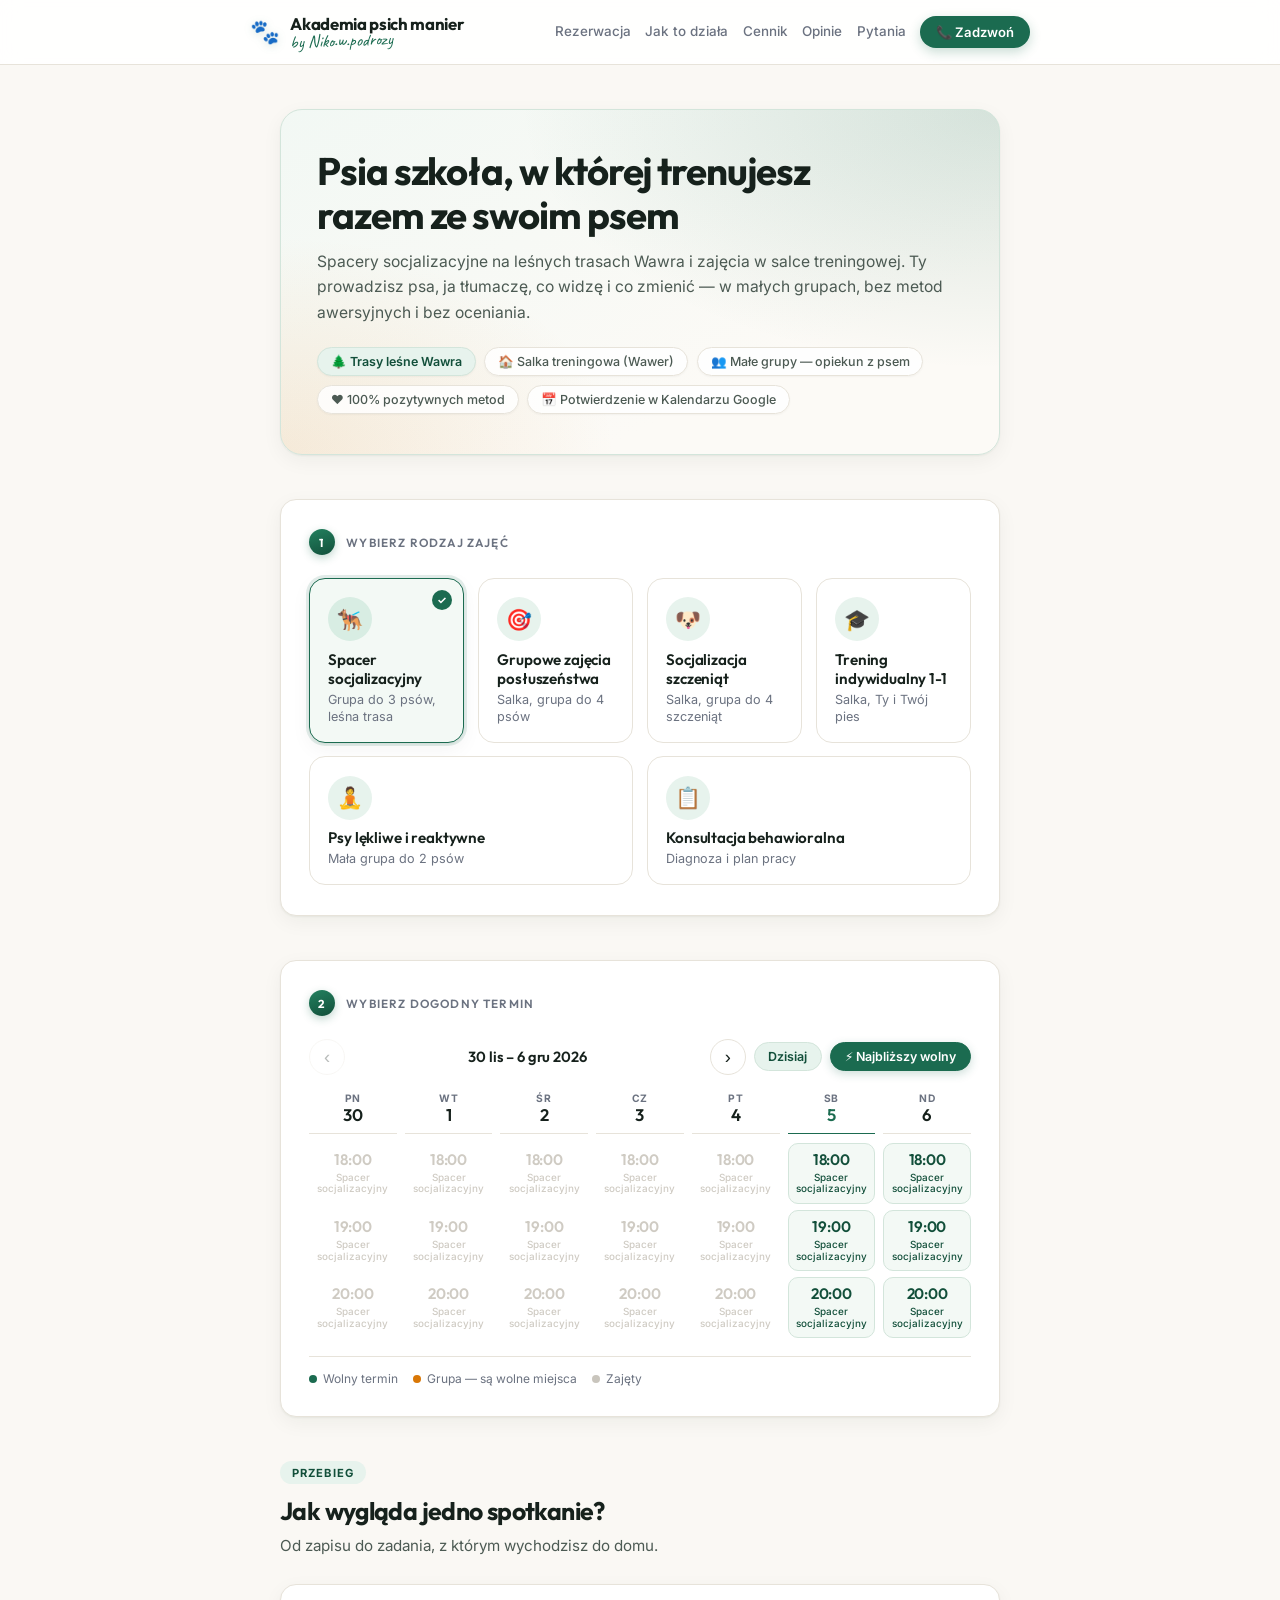
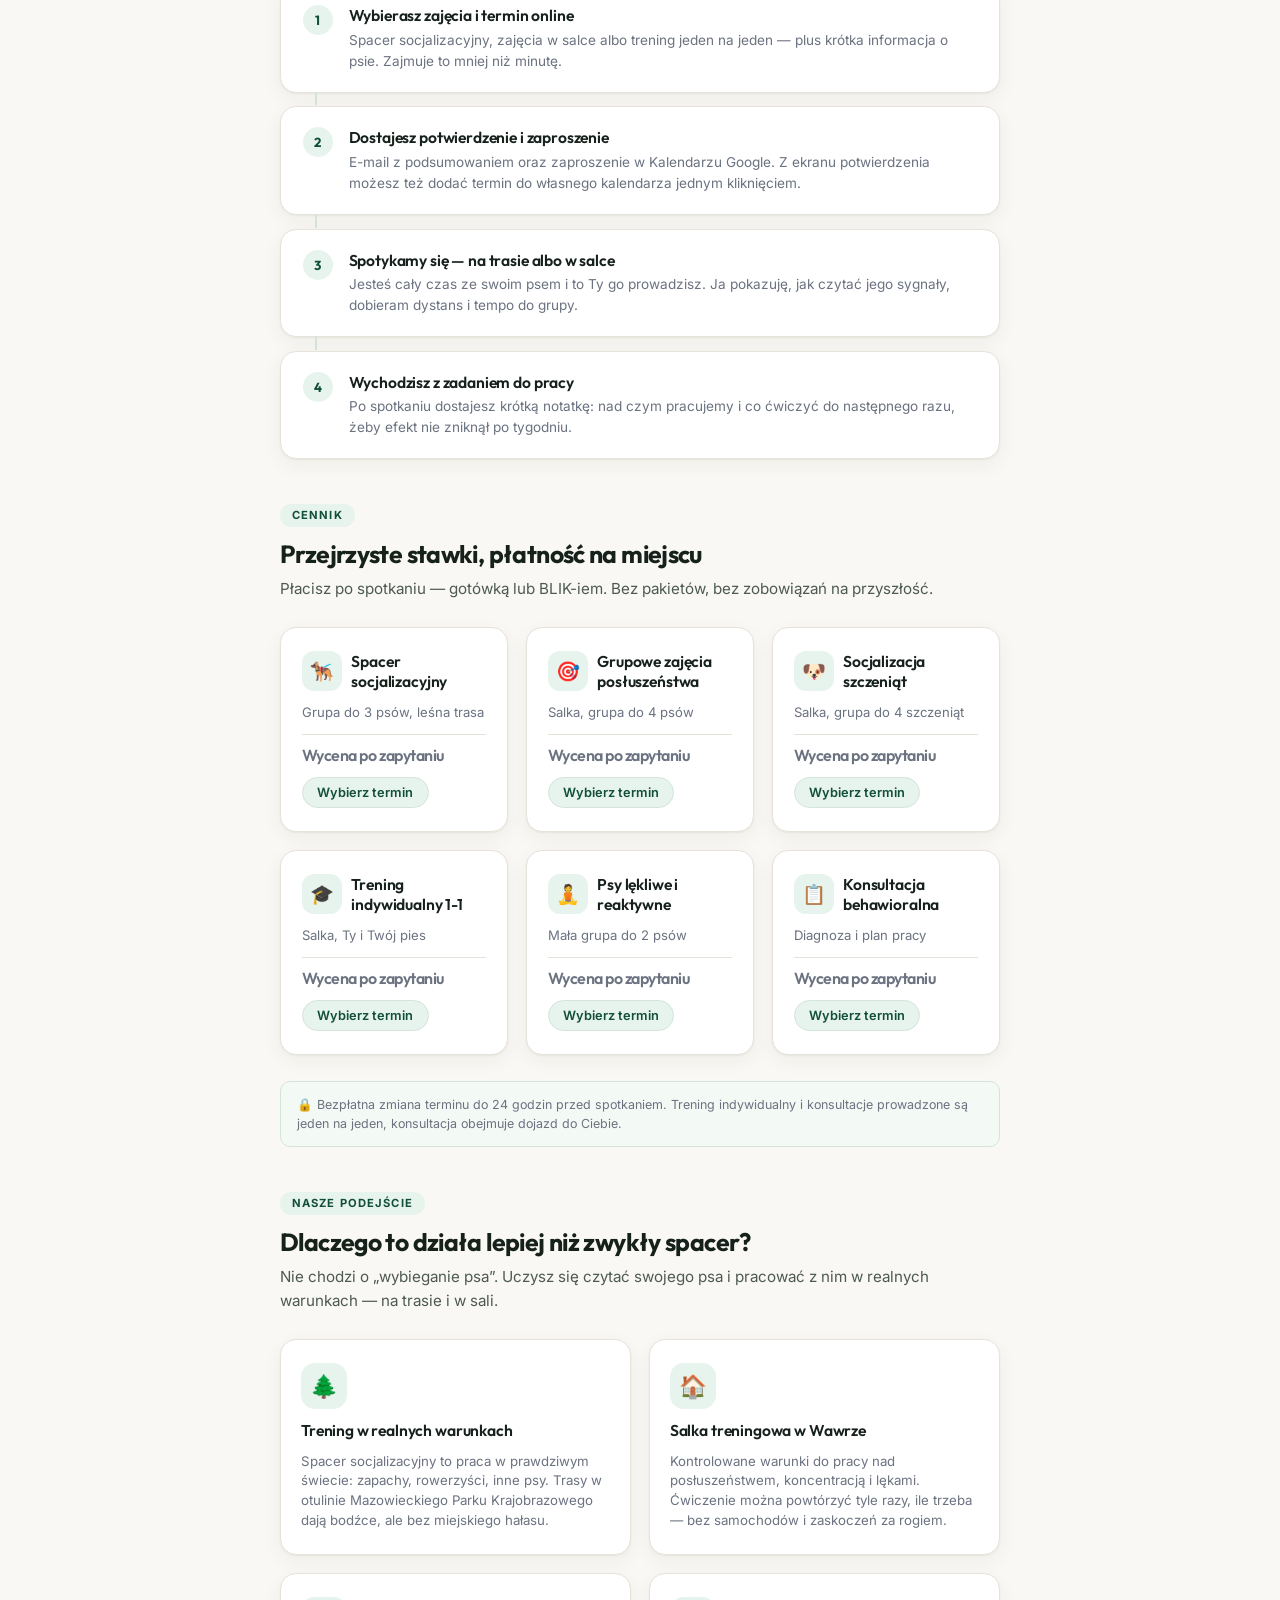
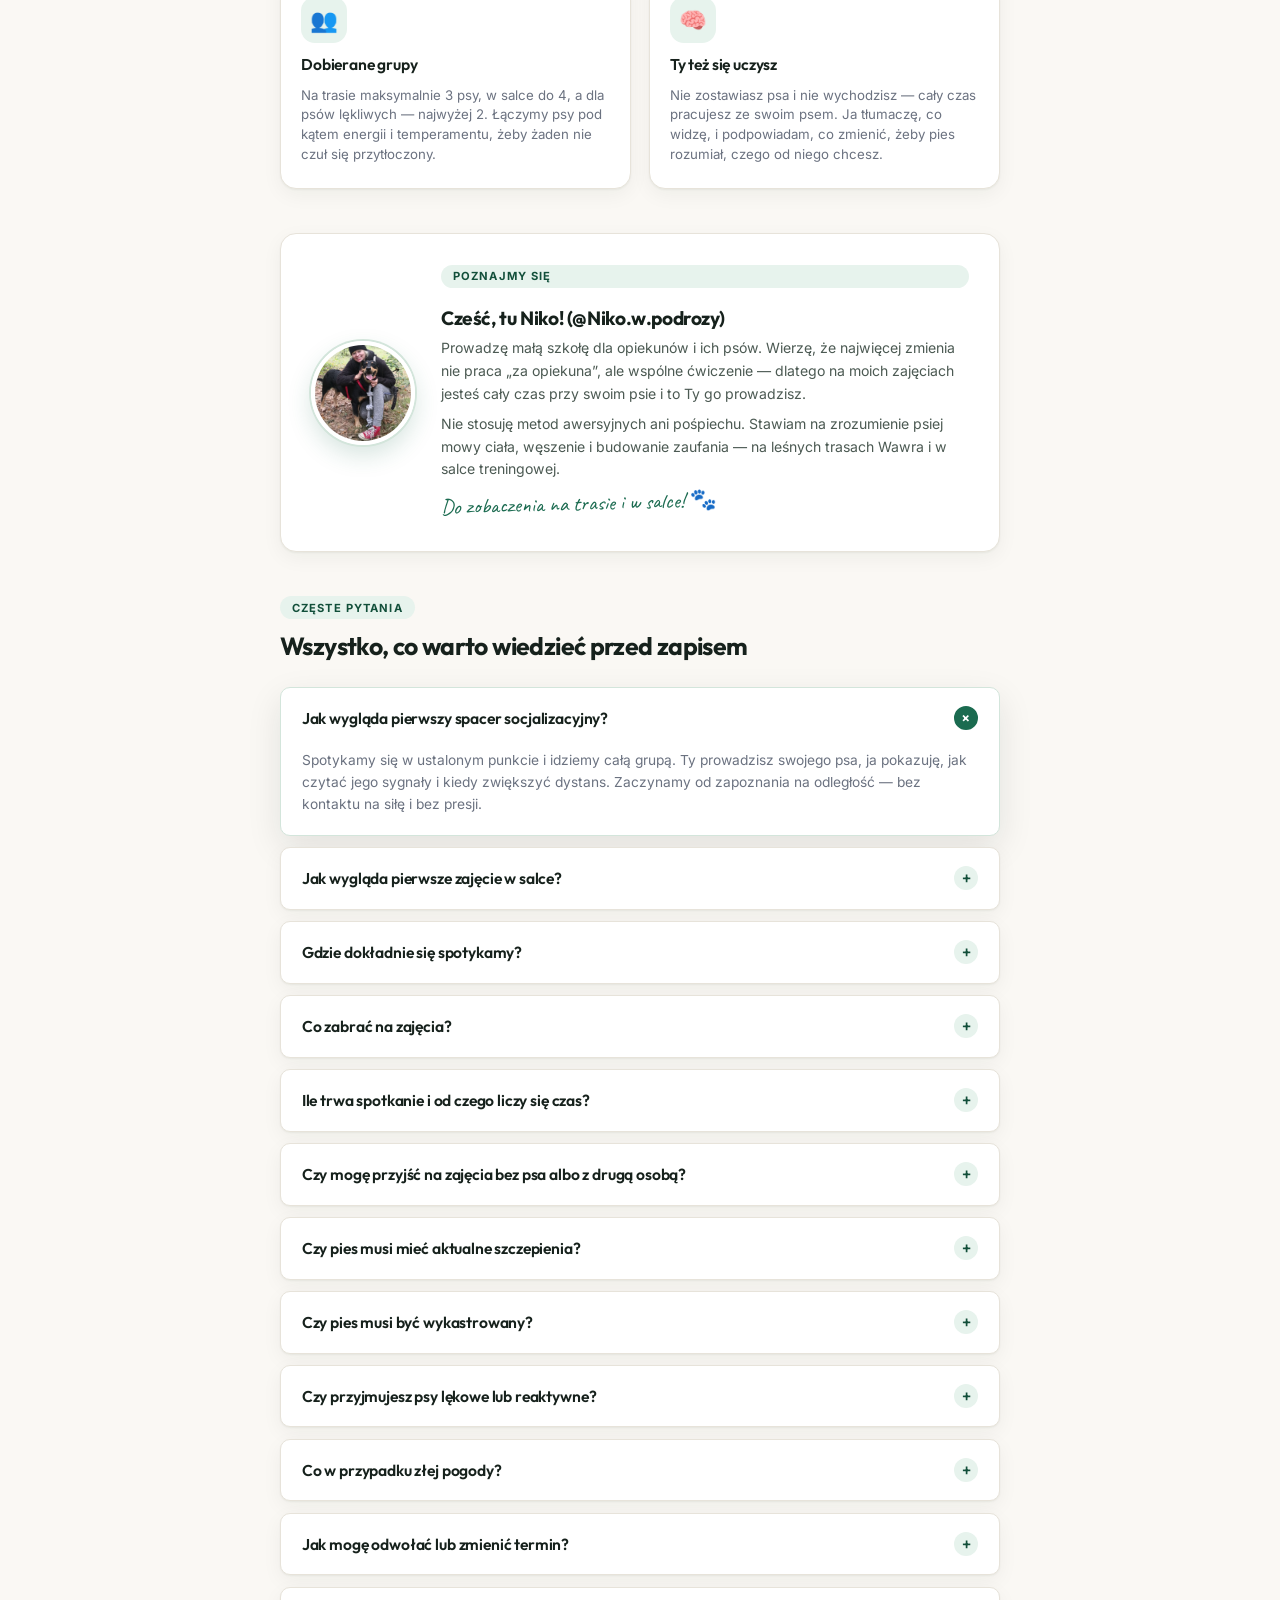
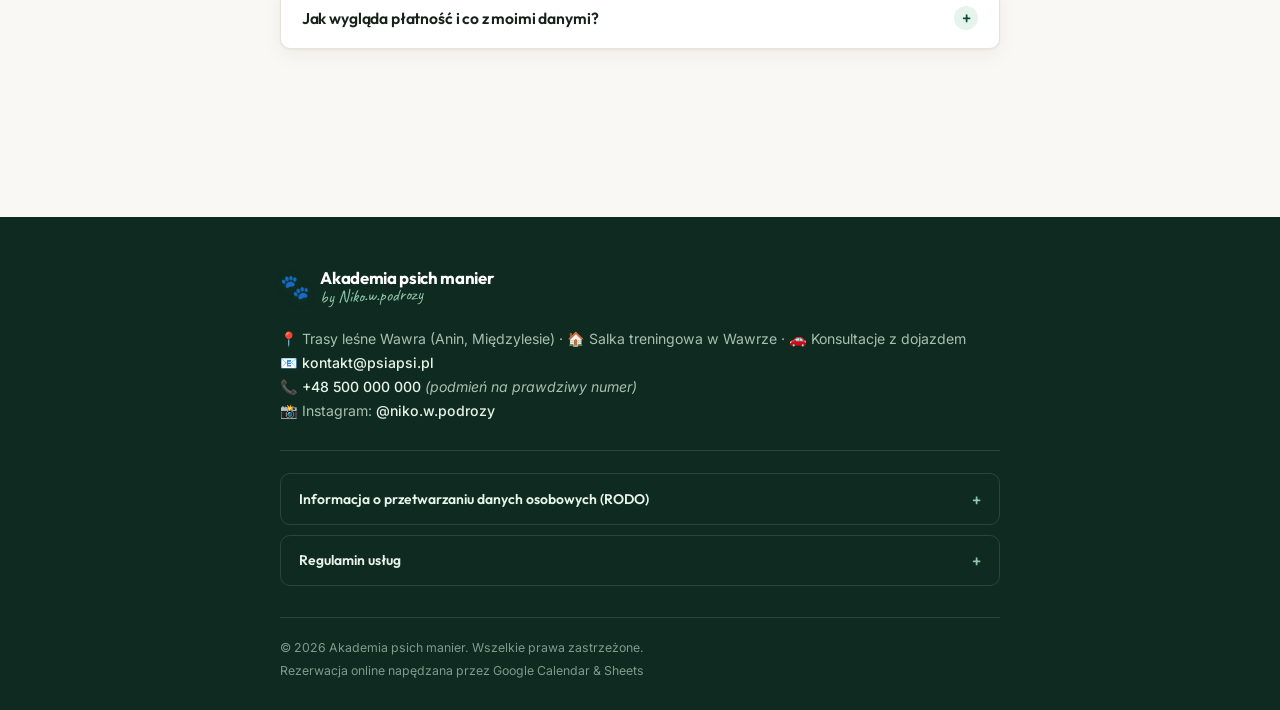
<file: index.html>
<!DOCTYPE html>
<html lang="pl">
<head>
  <meta charset="UTF-8">
  <meta name="viewport" content="width=device-width, initial-scale=1.0">
  <meta name="description" content="Akademia psich manier — Spacery, konsultacje behawioralne i treningi dla psów w Warszawie (Wawer). Zarezerwuj termin online w mniej niż minutę.">
  <meta name="robots" content="index, follow">
  <meta name="theme-color" content="#1B6B50">
  <link rel="canonical" href="https://psiapsi.pl/">
  <title>Akademia psich manier — Spacery, Konsultacje i Treningi Psów | Warszawa Wawer</title>

  <!-- Favicon (inline SVG — bez dodatkowych zapytań) -->
  <link rel="icon" href="data:image/svg+xml,%3Csvg xmlns='http://www.w3.org/2000/svg' viewBox='0 0 100 100'%3E%3Ctext y='.9em' font-size='90'%3E%F0%9F%90%BE%3C/text%3E%3C/svg%3E">

  <!-- Open Graph / Social -->
  <meta property="og:type" content="website">
  <meta property="og:locale" content="pl_PL">
  <meta property="og:site_name" content="Akademia psich manier">
  <meta property="og:title" content="Akademia psich manier — Spacery, Konsultacje i Treningi Psów | Warszawa Wawer">
  <meta property="og:description" content="Spacery w otulinie Mazowieckiego Parku Krajobrazowego, małe grupy do 3 psów i konsultacje behawioralne. Zarezerwuj termin online w mniej niż minutę.">
  <meta property="og:url" content="https://psiapsi.pl/">
  <meta property="og:image" content="https://psiapsi.pl/images/Niko_Natka.jpg">
  <meta property="og:image:alt" content="Niko i Natka — Akademia psich manier">
  <meta name="twitter:card" content="summary_large_image">
  <meta name="twitter:title" content="Akademia psich manier — Spacery, Konsultacje i Treningi Psów | Warszawa Wawer">
  <meta name="twitter:description" content="Spacery w otulinie Mazowieckiego Parku Krajobrazowego, małe grupy do 3 psów i konsultacje behawioralne. Zarezerwuj termin online w mniej niż minutę.">
  <meta name="twitter:image" content="https://psiapsi.pl/images/Niko_Natka.jpg">

  <link rel="preconnect" href="https://fonts.googleapis.com">
  <link rel="preconnect" href="https://fonts.gstatic.com" crossorigin>
  <link href="https://fonts.googleapis.com/css2?family=Caveat:wght@600&family=Inter:wght@300;400;500;600;700&family=Outfit:wght@500;600;700&display=swap" rel="stylesheet">
  <link rel="stylesheet" href="styles/spotkania.css?v=20261101g">

  <script type="application/ld+json">
  {
    "@context": "https://schema.org",
    "@type": "LocalBusiness",
    "name": "Akademia psich manier",
    "description": "Spacery, konsultacje behawioralne i treningi dla psów w Warszawie (Wawer).",
    "url": "https://psiapsi.pl/",
    "image": "https://psiapsi.pl/images/Niko_Natka.jpg",
    "email": "kontakt@psiapsi.pl",
    "areaServed": { "@type": "Place", "name": "Warszawa Wawer" },
    "address": {
      "@type": "PostalAddress",
      "addressLocality": "Warszawa",
      "addressRegion": "Mazowieckie",
      "addressCountry": "PL"
    },
    "sameAs": ["https://instagram.com/niko.w.podrozy"],
    "makesOffer": [
      { "@type": "Offer", "itemOffered": { "@type": "Service", "name": "Spacer socjalizacyjny" } },
      { "@type": "Offer", "itemOffered": { "@type": "Service", "name": "Grupowe zajęcia posłuszeństwa" } },
      { "@type": "Offer", "itemOffered": { "@type": "Service", "name": "Socjalizacja szczeniąt" } },
      { "@type": "Offer", "itemOffered": { "@type": "Service", "name": "Trening indywidualny 1-1" } },
      { "@type": "Offer", "itemOffered": { "@type": "Service", "name": "Zajęcia dla psów lękliwych i reaktywnych" } },
      { "@type": "Offer", "itemOffered": { "@type": "Service", "name": "Konsultacja behawioralna" } }
    ]
  }
  </script>
</head>
<body>

  <a href="#main-content" class="s-skip-link">Przejdź do treści głównej</a>

  <!-- Nagłówek serwisu -->
  <header class="s-header">
    <div class="s-header-inner">
      <a href="index.html" class="s-logo" aria-label="Akademia psich manier — Strona Główna">
        <span class="s-logo-icon">🐾</span>
        <div class="s-logo-text">
          <span class="s-logo-name">Akademia psich manier</span>
          <span class="s-logo-sub">by Niko.w.podrozy</span>
        </div>
      </a>

      <button type="button" class="s-menu-toggle" id="menuToggle"
              aria-expanded="false" aria-controls="mainNav" aria-label="Otwórz menu">
        <span aria-hidden="true">☰</span>
      </button>

      <nav class="s-nav-links" id="mainNav" aria-label="Nawigacja główna">
        <a href="#step1" class="s-nav-link">Rezerwacja</a>
        <a href="#jak-to-dziala" class="s-nav-link">Jak to działa</a>
        <a href="#cennik" class="s-nav-link">Cennik</a>
        <a href="#opinie" class="s-nav-link">Opinie</a>
        <a href="#faq" class="s-nav-link">Pytania</a>
        <!-- UWAGA: podmień numer na prawdziwy -->
        <a href="tel:+48500000000" class="s-header-cta">📞 Zadzwoń</a>
      </nav>
    </div>
  </header>

  <!-- Główna zawartość -->
  <main class="s-main" id="main-content">
    <div class="s-page">

      <!-- Hero Banner z Kalendarzem w centrum -->
      <div class="s-page-title" id="start">
        <h1>Psia szkoła, w której trenujesz razem ze swoim psem</h1>
        <p>
          Spacery socjalizacyjne na leśnych trasach Wawra i zajęcia w salce treningowej. Ty prowadzisz psa, ja tłumaczę, co widzę i co zmienić — w małych grupach, bez metod awersyjnych i bez oceniania.
        </p>

        <div class="s-hero-badges">
          <span class="s-badge s-badge--highlight">🌲 Trasy leśne Wawra</span>
          <span class="s-badge">🏠 Salka treningowa (Wawer)</span>
          <span class="s-badge">👥 Małe grupy — opiekun z psem</span>
          <span class="s-badge">❤️ 100% pozytywnych metod</span>
          <span class="s-badge">📅 Potwierdzenie w Kalendarzu Google</span>
        </div>
      </div>

      <!-- KROK 1: Rodzaj zajęć -->
      <section class="s-step" id="step1">
        <div class="s-step-label">
          <span class="s-step-num">1</span>
          <span>Wybierz rodzaj zajęć</span>
        </div>
        <div class="s-service-row" id="serviceRowContainer" role="group" aria-label="Rodzaj zajęć">
          <div class="s-service-loading">
            <span class="s-service-loading-dot">🐾</span> Ładowanie dostępnych zajęć...
          </div>
        </div>
      </section>

      <!-- KROK 2: Wybierz termin -->
      <section class="s-step" id="step2">
        <div class="s-step-label">
          <span class="s-step-num">2</span>
          <span>Wybierz dogodny termin</span>
        </div>

        <!-- Nawigacja tygodnia -->
        <div class="s-week-nav">
          <button type="button" class="s-week-arrow" id="prevWeekBtn" aria-label="Poprzedni tydzień">‹</button>
          <span class="s-week-label" id="weekRangeLabel">Tydzień</span>
          <button type="button" class="s-week-arrow" id="nextWeekBtn" aria-label="Następny tydzień">›</button>
          <button type="button" class="s-today-btn" id="todayJumpBtn">Dzisiaj</button>
          <button type="button" class="s-today-btn s-today-btn--accent" id="nextFreeBtn">⚡ Najbliższy wolny</button>
        </div>

        <!-- Pasek dni (desktop i mobile) -->
        <div class="s-days-strip" id="mobileDaysStrip" role="group" aria-label="Wybór dnia tygodnia"></div>

        <!-- Baner aktywnego dnia (mobile) -->
        <div class="s-mobile-banner" id="mobileActiveDayBanner">
          <button type="button" class="s-mobile-arrow" id="mobilePrevDayBtn" aria-label="Poprzedni dzień">‹</button>
          <span id="mobileDayBannerTitle">Dzień</span>
          <button type="button" class="s-mobile-arrow" id="mobileNextDayBtn" aria-label="Następny dzień">›</button>
        </div>

        <!-- Siatka slotów -->
        <div class="s-slots-grid" id="studioGrid" role="group" aria-label="Dostępne terminy"></div>

        <!-- Legenda -->
        <div class="s-legend">
          <span class="s-legend-item"><span class="s-dot free"></span>Wolny termin</span>
          <span class="s-legend-item"><span class="s-dot partial"></span>Grupa — są wolne miejsca</span>
          <span class="s-legend-item"><span class="s-dot busy"></span>Zajęty</span>
        </div>
      </section>

      <!-- KROK 3: Dane (pojawia się automatycznie po kliknięciu godziny) -->
      <section class="s-step s-step--form s-step--hidden" id="step3" aria-hidden="true" tabindex="-1" aria-label="Twoje dane i potwierdzenie">
        <div class="s-step-label">
          <span class="s-step-num">3</span>
          <span>Twoje dane i potwierdzenie</span>
        </div>

        <!-- Podsumowanie wybranego terminu -->
        <div class="s-selected-summary" id="selectedSummaryBar">
          <span class="s-summary-icon">📅</span>
          <span id="selectedSummaryText">—</span>
          <button type="button" class="s-change-btn" id="changeSelectionBtn">Zmień termin</button>
        </div>

        <!-- Zapisane profile psów — dane trzymane wyłącznie w tej przeglądarce -->
        <div class="s-profile-panel" id="profilePanel" hidden>
          <div class="s-profile-head">
            <span class="s-profile-title">🐾 Zapisane profile psów</span>
            <span class="s-profile-badge">tylko to urządzenie</span>
          </div>
          <div class="s-profile-chips" id="profileChips" role="list"></div>
          <p class="s-profile-status" id="profileStatus" role="status" aria-live="polite" hidden></p>
        </div>

        <form id="spotkaniaForm" novalidate>
          <input type="hidden" id="bookingDateInput" name="rawDate">
          <input type="hidden" id="timeSlot" name="timeSlot">
          <input type="hidden" id="serviceType" name="serviceType">

          <div class="s-form-grid">
            <div class="s-field">
              <label for="firstName">Twoje imię</label>
              <input type="text" id="firstName" name="firstName" placeholder="np. Anna" required autocomplete="given-name">
            </div>
            <div class="s-field">
              <label for="lastName">Twoje nazwisko</label>
              <input type="text" id="lastName" name="lastName" placeholder="np. Kowalska" required autocomplete="family-name">
            </div>
            <div class="s-field">
              <label for="clientEmail">Adres e-mail</label>
              <input type="email" id="clientEmail" name="clientEmail" placeholder="twoj.adres@gmail.com" required autocomplete="email">
            </div>
            <div class="s-field">
              <label for="clientPhone">Telefon kontaktowy</label>
              <input type="tel" id="clientPhone" name="clientPhone" placeholder="np. 600 100 200" required autocomplete="tel" inputmode="tel">
            </div>
            <div class="s-field s-field--full">
              <span class="s-field-hint">Na e-mail wyślemy zaproszenie w Kalendarzu Google i potwierdzenie. Numer telefonu przydaje się, gdyby coś wydarzyło się na trasie.</span>
            </div>
            <div class="s-field">
              <label for="dogName">Imię psa</label>
              <input type="text" id="dogName" name="dogName" placeholder="np. Luna" required>
            </div>
            <div class="s-field">
              <label for="dogAge">Wiek psa (w latach)</label>
              <input type="number" id="dogAge" name="dogAge" placeholder="np. 3" min="0" max="20" required>
            </div>
            <div class="s-field s-field--full">
              <label id="dogGenderLabel">Płeć psa</label>
              <div class="s-gender-row" role="group" aria-labelledby="dogGenderLabel">
                <button type="button" class="s-gender-btn active" data-gender="pies" aria-pressed="true">🐕 Pies (samiec)</button>
                <button type="button" class="s-gender-btn" data-gender="suka" aria-pressed="false">🐩 Suka</button>
              </div>
            </div>
            <div class="s-field s-field--full">
              <label for="dogSociability">Jak Twój pies reaguje na inne psy?</label>
              <select id="dogSociability" name="dogSociability" required>
                <option value="Spokojnie – wita się lub ignoruje">Spokojnie – wita się lub ignoruje</option>
                <option value="Neutralnie – potrzebuje chwili dystansu">Neutralnie – potrzebuje chwili dystansu</option>
                <option value="Pobudliwie – mocno ciągnie do psów">Pobudliwie – mocno ciągnie do psów</option>
                <option value="Lękliwie – boi się innych psów">Lękliwie – boi się innych psów</option>
                <option value="Pierwszy kontakt – nie wiem">Pierwszy kontakt – nie wiem</option>
              </select>
              <span class="s-field-hint">Dzięki temu dobierzemy odpowiednich kompanów do spaceru grupowego.</span>
            </div>
            <div class="s-field s-field--full">
              <label for="dogNotes">Ważne informacje o psie <span class="s-optional">(opcjonalnie)</span></label>
              <textarea id="dogNotes" name="dogNotes" rows="3" placeholder="Zdrowie psa, alergie, leki, lęk przed hałasem, ulubione smakołyki…"></textarea>
              <span class="s-field-hint">Wpisz tu informacje o psie. Nie wpisuj danych o sobie — do bezpieczeństwa zajęć wystarczy to, co dotyczy psa.</span>
            </div>
            <div class="s-field s-field--full">
              <label for="locationSelect">Miejsce spotkania</label>
              <select id="locationSelect" name="location" required>
                <option value="Warszawa Wawer (trasy leśne MPK)" selected>Warszawa Wawer (trasy leśne MPK)</option>
              </select>
            </div>
          </div>

          <div class="s-consents">
            <label class="s-checkbox">
              <input type="checkbox" id="healthConfirm" name="healthConfirm" required>
              <span>Potwierdzam, że pies jest zdrowy, ma aktualne szczepienia i nie jest w trakcie leczenia.</span>
            </label>
            <label class="s-checkbox">
              <input type="checkbox" id="rodoConsent" name="rodoConsent" required>
              <span>Zapoznałem/am się z <a href="#rodo">informacją o przetwarzaniu danych osobowych</a> i wiem, jak mogę korzystać ze swoich praw.</span>
            </label>
          </div>

          <button type="submit" class="s-submit-btn" id="submitBtn">
            <span id="submitBtnText">Potwierdź rezerwację</span>
          </button>

          <p class="s-guarantee">🔒 Bezpłatna zmiana terminu do 24h przed spotkaniem · Płatność na miejscu lub BLIK</p>
        </form>
      </section>

      <!-- Stan sukcesu -->
      <section class="s-success s-step--hidden" id="successSection" role="status" aria-live="polite" tabindex="-1">
        <div class="s-success-inner">
          <div class="s-success-icon">🎉</div>
          <h2>Rezerwacja przyjęta!</h2>
          <p>Wydarzenie zostało utworzone w systemie, a oficjalne zaproszenie wysłane do Twojego Kalendarza Google.</p>
          <div class="s-success-details" id="modalSummaryDetails"></div>

          <div class="s-save-profile" id="saveProfileBox" hidden>
            <div class="s-save-profile-text">
              <strong>Następnym razem zapiszesz się w minutę</strong>
              <span>Zapamiętam dane opiekuna i psa tylko w tej przeglądarce. Zgody zawsze potwierdzasz od nowa.</span>
            </div>
            <button type="button" class="s-save-profile-btn" id="saveProfileBtn">🐾 Zapisz dane psa</button>
          </div>

          <div class="s-success-actions">
            <button type="button" class="s-success-btn" id="closeModalBtn">Wróć do grafiku</button>
            <button type="button" class="s-success-btn s-success-btn--ghost" id="addToCalendarBtn">📅 Dodaj do kalendarza</button>
            <button type="button" class="s-success-btn s-success-btn--ghost" id="anotherBookingBtn">Zarezerwuj kolejny termin</button>
            <a class="s-success-btn s-success-btn--ghost" href="https://instagram.com/niko.w.podrozy" target="_blank" rel="noopener">📸 Obserwuj na Instagramie</a>
          </div>
        </div>
      </section>

      <!-- ── SEKCJA: JAK TO DZIAŁA ────────────────────────────────────── -->
      <section class="s-section" id="jak-to-dziala">
        <div class="s-section-header">
          <span class="s-section-tag">Przebieg</span>
          <h2 class="s-section-title">Jak wygląda jedno spotkanie?</h2>
          <p class="s-section-desc">Od zapisu do zadania, z którym wychodzisz do domu.</p>
        </div>

        <ol class="s-flow">
          <li class="s-flow-step">
            <span class="s-flow-num">1</span>
            <div class="s-flow-body">
              <h3 class="s-flow-title">Wybierasz zajęcia i termin online</h3>
              <p class="s-flow-text">Spacer socjalizacyjny, zajęcia w salce albo trening jeden na jeden — plus krótka informacja o psie. Zajmuje to mniej niż minutę.</p>
            </div>
          </li>
          <li class="s-flow-step">
            <span class="s-flow-num">2</span>
            <div class="s-flow-body">
              <h3 class="s-flow-title">Dostajesz potwierdzenie i zaproszenie</h3>
              <p class="s-flow-text">E-mail z podsumowaniem oraz zaproszenie w Kalendarzu Google. Z ekranu potwierdzenia możesz też dodać termin do własnego kalendarza jednym kliknięciem.</p>
            </div>
          </li>
          <li class="s-flow-step">
            <span class="s-flow-num">3</span>
            <div class="s-flow-body">
              <h3 class="s-flow-title">Spotykamy się — na trasie albo w salce</h3>
              <p class="s-flow-text">Jesteś cały czas ze swoim psem i to Ty go prowadzisz. Ja pokazuję, jak czytać jego sygnały, dobieram dystans i tempo do grupy.</p>
            </div>
          </li>
          <li class="s-flow-step">
            <span class="s-flow-num">4</span>
            <div class="s-flow-body">
              <h3 class="s-flow-title">Wychodzisz z zadaniem do pracy</h3>
              <p class="s-flow-text">Po spotkaniu dostajesz krótką notatkę: nad czym pracujemy i co ćwiczyć do następnego razu, żeby efekt nie zniknął po tygodniu.</p>
            </div>
          </li>
        </ol>
      </section>

      <!-- ── SEKCJA: CENNIK (renderowany z zakładki „Uslugi”) ─────────── -->
      <section class="s-section" id="cennik">
        <div class="s-section-header">
          <span class="s-section-tag">Cennik</span>
          <h2 class="s-section-title">Przejrzyste stawki, płatność na miejscu</h2>
          <p class="s-section-desc">Płacisz po spotkaniu — gotówką lub BLIK-iem. Bez pakietów, bez zobowiązań na przyszłość.</p>
        </div>

        <div class="s-price-grid" id="priceGrid">
          <div class="s-price-card s-price-card--loading">Ładowanie cennika…</div>
        </div>

        <p class="s-price-note">🔒 Bezpłatna zmiana terminu do 24 godzin przed spotkaniem. Trening indywidualny i konsultacje prowadzone są jeden na jeden, konsultacja obejmuje dojazd do Ciebie.</p>
      </section>

      <!-- ── SEKCJA: OPINIE (pokazywana tylko, gdy są dane w arkuszu) ─── -->
      <section class="s-section s-section--hidden" id="opinie">
        <div class="s-section-header">
          <span class="s-section-tag">Opinie opiekunów</span>
          <h2 class="s-section-title">Co mówią opiekunowie</h2>
        </div>
        <div class="s-testimonial-grid" id="testimonialGrid"></div>
      </section>

      <!-- ── SEKCJA 1: DLACZEGO MY ────────────────────────────────────── -->
      <section class="s-section" id="dlaczego-my">
        <div class="s-section-header">
          <span class="s-section-tag">Nasze podejście</span>
          <h2 class="s-section-title">Dlaczego to działa lepiej niż zwykły spacer?</h2>
          <p class="s-section-desc">Nie chodzi o „wybieganie psa”. Uczysz się czytać swojego psa i pracować z nim w realnych warunkach — na trasie i w sali.</p>
        </div>

        <div class="s-features-grid">
          <div class="s-feature-card">
            <span class="s-feature-icon">🌲</span>
            <h3 class="s-feature-title">Trening w realnych warunkach</h3>
            <p class="s-feature-text">Spacer socjalizacyjny to praca w prawdziwym świecie: zapachy, rowerzyści, inne psy. Trasy w otulinie Mazowieckiego Parku Krajobrazowego dają bodźce, ale bez miejskiego hałasu.</p>
          </div>
          <div class="s-feature-card">
            <span class="s-feature-icon">🏠</span>
            <h3 class="s-feature-title">Salka treningowa w Wawrze</h3>
            <p class="s-feature-text">Kontrolowane warunki do pracy nad posłuszeństwem, koncentracją i lękami. Ćwiczenie można powtórzyć tyle razy, ile trzeba — bez samochodów i zaskoczeń za rogiem.</p>
          </div>
          <div class="s-feature-card">
            <span class="s-feature-icon">👥</span>
            <h3 class="s-feature-title">Dobierane grupy</h3>
            <p class="s-feature-text">Na trasie maksymalnie 3 psy, w salce do 4, a dla psów lękliwych — najwyżej 2. Łączymy psy pod kątem energii i temperamentu, żeby żaden nie czuł się przytłoczony.</p>
          </div>
          <div class="s-feature-card">
            <span class="s-feature-icon">🧠</span>
            <h3 class="s-feature-title">Ty też się uczysz</h3>
            <p class="s-feature-text">Nie zostawiasz psa i nie wychodzisz — cały czas pracujesz ze swoim psem. Ja tłumaczę, co widzę, i podpowiadam, co zmienić, żeby pies rozumiał, czego od niego chcesz.</p>
          </div>
        </div>
      </section>

      <!-- ── SEKCJA 2: O MNIE ────────────────────────────────────────── -->
      <section class="s-section" id="o-nas">
        <div class="s-about-card">
          <img src="images/Niko_Natka.jpg" alt="Niko i Natka — Akademia psich manier" class="s-about-avatar" width="96" height="96" loading="lazy" decoding="async">
          <div class="s-about-content">
            <span class="s-section-tag">Poznajmy się</span>
            <h2 class="s-about-name">Cześć, tu Niko! (@Niko.w.podrozy)</h2>
            <p class="s-about-bio">
              Prowadzę małą szkołę dla opiekunów i ich psów. Wierzę, że najwięcej zmienia nie praca „za opiekuna”, ale wspólne ćwiczenie — dlatego na moich zajęciach jesteś cały czas przy swoim psie i to Ty go prowadzisz.
            </p>
            <p class="s-about-bio">
              Nie stosuję metod awersyjnych ani pośpiechu. Stawiam na zrozumienie psiej mowy ciała, węszenie i budowanie zaufania — na leśnych trasach Wawra i w salce treningowej.
            </p>
            <span class="s-about-signature">Do zobaczenia na trasie i w salce! 🐾</span>
          </div>
        </div>
      </section>

      <!-- ── SEKCJA 3: FAQ ───────────────────────────────────────────── -->
      <section class="s-section" id="faq">
        <div class="s-section-header">
          <span class="s-section-tag">Częste pytania</span>
          <h2 class="s-section-title">Wszystko, co warto wiedzieć przed zapisem</h2>
        </div>

        <div class="s-faq-list">
          <details class="s-faq-item" open>
            <summary class="s-faq-question">Jak wygląda pierwszy spacer socjalizacyjny?</summary>
            <p class="s-faq-answer">Spotykamy się w ustalonym punkcie i idziemy całą grupą. Ty prowadzisz swojego psa, ja pokazuję, jak czytać jego sygnały i kiedy zwiększyć dystans. Zaczynamy od zapoznania na odległość — bez kontaktu na siłę i bez presji.</p>
          </details>
          <details class="s-faq-item">
            <summary class="s-faq-question">Jak wygląda pierwsze zajęcie w salce?</summary>
            <p class="s-faq-answer">Krótkie omówienie, rozgrzewka i konkretne zadania: posłuszeństwo, koncentracja na opiekunie, spokój w obecności innych psów. Pracujemy w tempie dopasowanym do grupy, a ćwiczenie powtarzamy tyle razy, ile trzeba.</p>
          </details>
          <details class="s-faq-item">
            <summary class="s-faq-question">Gdzie dokładnie się spotykamy?</summary>
            <p class="s-faq-answer">Spacery socjalizacyjne startują na terenie Wawra (Anin, Międzylesie), przy wejściu na trasy leśne. Zajęcia grupowe i trening indywidualny odbywają się w salce treningowej w Wawrze, a konsultacja — z moim dojazdem do Ciebie. Dokładny punkt spotkania potwierdzam razem z rezerwacją.</p>
          </details>
          <details class="s-faq-item">
            <summary class="s-faq-question">Co zabrać na zajęcia?</summary>
            <p class="s-faq-answer">Wygodną smycz (nie flexi), smakołyki pokrojone na drobne kawałki i ulubioną zabawkę. Jeśli pies pracuje w kagańcu albo nosi szele, zabierz je ze sobą. Na trasę warto wziąć wodę dla psa.</p>
          </details>
          <details class="s-faq-item">
            <summary class="s-faq-question">Ile trwa spotkanie i od czego liczy się czas?</summary>
            <p class="s-faq-answer">Czas trwania każdego rodzaju zajęć znajdziesz w cenniku. Podana godzina to moment startu w umówionym miejscu — liczymy od początku pracy z psem, a nie od wyjścia z domu.</p>
          </details>
          <details class="s-faq-item">
            <summary class="s-faq-question">Czy mogę przyjść na zajęcia bez psa albo z drugą osobą?</summary>
            <p class="s-faq-answer">Na pierwsze spotkanie możesz przyjść sam, żeby wszystko zobaczyć. Na zajęcia możecie przyjść we dwójkę — jedna osoba pracuje z psem, druga się przygląda i uczy się tego samego.</p>
          </details>
          <details class="s-faq-item">
            <summary class="s-faq-question">Czy pies musi mieć aktualne szczepienia?</summary>
            <p class="s-faq-answer">Tak. Prosimy o aktualne szczepienia oraz zabezpieczenie przed pasożytami zewnętrznymi. Jeśli pies jest w trakcie leczenia albo ma chorobę zakaźną, przesuniemy spotkanie na później — dla bezpieczeństwa jego i pozostałych psów.</p>
          </details>
          <details class="s-faq-item">
            <summary class="s-faq-question">Czy pies musi być wykastrowany?</summary>
            <p class="s-faq-answer">Nie stawiamy tego jako warunku. W grupie prosimy jednak o informację o cieczce — w takim terminie zamieniamy zajęcia grupowe na trening indywidualny.</p>
          </details>
          <details class="s-faq-item">
            <summary class="s-faq-question">Czy przyjmujesz psy lękowe lub reaktywne?</summary>
            <p class="s-faq-answer">Tak — prowadzę dla nich osobne zajęcia: w bardzo małej grupie (najwyżej 2 psy) albo indywidualnie w salce. Pracujemy w takim dystansie, w jakim pies jest jeszcze w stanie się uczyć. Napisz w uwagach, czego się spodziewać.</p>
          </details>
          <details class="s-faq-item">
            <summary class="s-faq-question">Co w przypadku złej pogody?</summary>
            <p class="s-faq-answer">Zajęcia w salce odbywają się niezależnie od pogody. Spacery socjalizacyjne przekładamy przy ulewie, burzy lub skrajnych upałach — odezwę się z propozycją nowego terminu.</p>
          </details>
          <details class="s-faq-item">
            <summary class="s-faq-question">Jak mogę odwołać lub zmienić termin?</summary>
            <p class="s-faq-answer">Możesz bezpłatnie zmienić termin do 24 godzin przed spotkaniem — wystarczy odpowiedzieć na e-mail z rezerwacją lub zadzwonić.</p>
          </details>
          <details class="s-faq-item">
            <summary class="s-faq-question">Jak wygląda płatność i co z moimi danymi?</summary>
            <p class="s-faq-answer">Płacisz po spotkaniu — gotówką lub BLIK-iem, bez zaliczek i pakietów. Dane z formularza wykorzystuję wyłącznie do obsługi rezerwacji i kontaktu; szczegóły znajdziesz w <a href="#rodo">informacji RODO</a> w stopce.</p>
          </details>
        </div>
      </section>

    </div>
  </main>

  <!-- Stopka serwisu -->
  <footer class="s-footer">
    <div class="s-footer-inner">
      <div class="s-footer-top">
        <div class="s-logo">
          <span class="s-logo-icon">🐾</span>
          <div class="s-logo-text">
            <span class="s-logo-name">Akademia psich manier</span>
            <span class="s-logo-sub">by Niko.w.podrozy</span>
          </div>
        </div>

        <div class="s-footer-contact">
          <span>📍 Trasy leśne Wawra (Anin, Międzylesie) · 🏠 Salka treningowa w Wawrze · 🚗 Konsultacje z dojazdem</span>
          <span>📧 <a href="mailto:kontakt@psiapsi.pl">kontakt@psiapsi.pl</a></span>
          <span>📞 <a href="tel:+48500000000">+48 500 000 000</a> <em>(podmień na prawdziwy numer)</em></span>
          <span>📸 Instagram: <a href="https://instagram.com/niko.w.podrozy" target="_blank" rel="noopener">@niko.w.podrozy</a></span>
        </div>
      </div>

      <!-- Dokumenty: treści do uzupełnienia przez administratora danych -->
      <div class="s-legal">
        <details class="s-legal-item" id="rodo">
          <summary class="s-legal-question">Informacja o przetwarzaniu danych osobowych (RODO)</summary>
          <div class="s-legal-body">
            <p><strong>Administrator danych:</strong> [pełna nazwa firmy lub imię i nazwisko], [ulica i numer], [kod pocztowy i miasto], NIP [numer]. Kontakt w sprawie danych osobowych: [adres e-mail], [telefon].</p>
            <p>Dane z formularza (imię, nazwisko, e-mail, telefon, informacje o psie) przetwarzamy wyłącznie w celu przyjęcia i obsługi rezerwacji, kontaktu w sprawie spotkania oraz utworzenia zaproszenia w kalendarzu — na podstawie art. 6 ust. 1 lit. b RODO (wykonanie umowy) oraz lit. f (prawnie uzasadniony interes: kontakt i obrona przed roszczeniami).</p>
            <p>W obsłudze zapisów korzystamy z usług Google (Arkusz Google, Kalendarz Google, Gmail), przetwarzanych na podstawie umowy powierzenia i standardowych klauzul umownych, co oznacza przekazywanie danych do USA. Stronę technicznie hostuje GitHub (Microsoft), ale udostępnia wyłącznie pliki strony — dane z formularza trafiają bezpośrednio do Google, nie do hostingu. Nie przekazujemy danych w celach marketingowych i nie sprzedajemy ich osobom trzecim.</p>
            <p>Jeśli zdecydujesz się zapamiętać profil psa, dane opiekuna i psa zostaną zapisane wyłącznie w pamięci lokalnej Twojej przeglądarki (localStorage), aby następnym razem wypełnić formularz jednym kliknięciem. Ten zapis nie tworzy dodatkowej kopii w arkuszu i możesz go w każdej chwili usunąć przyciskiem „×” przy profilu albo czyszcząc dane przeglądarki.</p>
            <p>Dane rezerwacji przechowujemy 12 miesięcy od daty spotkania, a potem je usuwamy. Dokumenty rozliczeniowe (rachunki, faktury — jeśli je wystawiamy) przechowujemy 5 lat od końca roku podatkowego, w którym zostały wystawione. Dane zapisane w pamięci przeglądarki zostają tam do momentu, aż je usuniesz.</p>
            <p>Masz prawo dostępu do swoich danych, ich sprostowania, usunięcia, ograniczenia przetwarzania, przenoszenia oraz wniesienia sprzeciwu wobec przetwarzania opartego na prawnie uzasadnionym interesie. Możesz też w każdej chwili złożyć skargę do Prezesa Urzędu Ochrony Danych Osobowych, ul. Stawki 2, 00-193 Warszawa.</p>
            <p>Podanie danych jest dobrowolne, ale bez kontaktu i informacji o psie nie jesteśmy w stanie bezpiecznie poprowadzić zajęć. Wiek psa pomaga nam dobrać grupę pod względem tempa i kondycji.</p>
          </div>
        </details>

        <details class="s-legal-item" id="regulamin">
          <summary class="s-legal-question">Regulamin usług</summary>
          <div class="s-legal-body">
            <p><strong>Zakres usług.</strong> Prowadzimy zajęcia dla opiekunów i ich psów: spacery socjalizacyjne na trasach leśnych Wawra (Anin, Międzylesie), zajęcia grupowe i trening indywidualny w salce treningowej w Wawrze oraz konsultacje behawioralne z dojazdem. Na zajęciach opiekun pracuje ze swoim psem; nie prowadzimy wyprowadzania psów bez opiekuna i nie świadczymy opieki weterynaryjnej ani nie podajemy leków, o ile nie zostało to ustalone osobno.</p>
            <p><strong>Bezpieczeństwo.</strong> Pies musi być zdrowy, mieć aktualne szczepienia i być zabezpieczony przed pasożytami zewnętrznymi. Opiekun zobowiązuje się zgłosić przed zajęciami agresję, lęk, chorobę zakaźną oraz cieczkę.</p>
            <p><strong>Terminy.</strong> Rezerwację możesz bezpłatnie zmienić lub odwołać do 24 godzin przed spotkaniem.</p>
            <p><strong>Pogoda.</strong> Zajęcia w salce odbywają się niezależnie od pogody. W przypadku ulewy, burzy lub skrajnych upałów spacer socjalizacyjny przekładamy na inny, dogodny termin w porozumieniu z opiekunem.</p>
            <p><strong>Płatność.</strong> Po spotkaniu — gotówką lub BLIK-iem. Nie pobieramy zaliczek.</p>
            <p><strong>Zdarzenia losowe.</strong> W razie wypadku lub zdarzenia na trasie niezwłocznie kontaktujemy się z opiekunem i działamy zgodnie z jego wskazówkami.</p>
          </div>
        </details>
      </div>

      <div class="s-footer-bottom">
        <span>© 2026 Akademia psich manier. Wszelkie prawa zastrzeżone.</span>
        <span>Rezerwacja online napędzana przez Google Calendar & Sheets</span>
      </div>
    </div>
  </footer>

  <script src="scripts/spotkania.js?v=20261101k" defer></script>
</body>
</html>
</file>
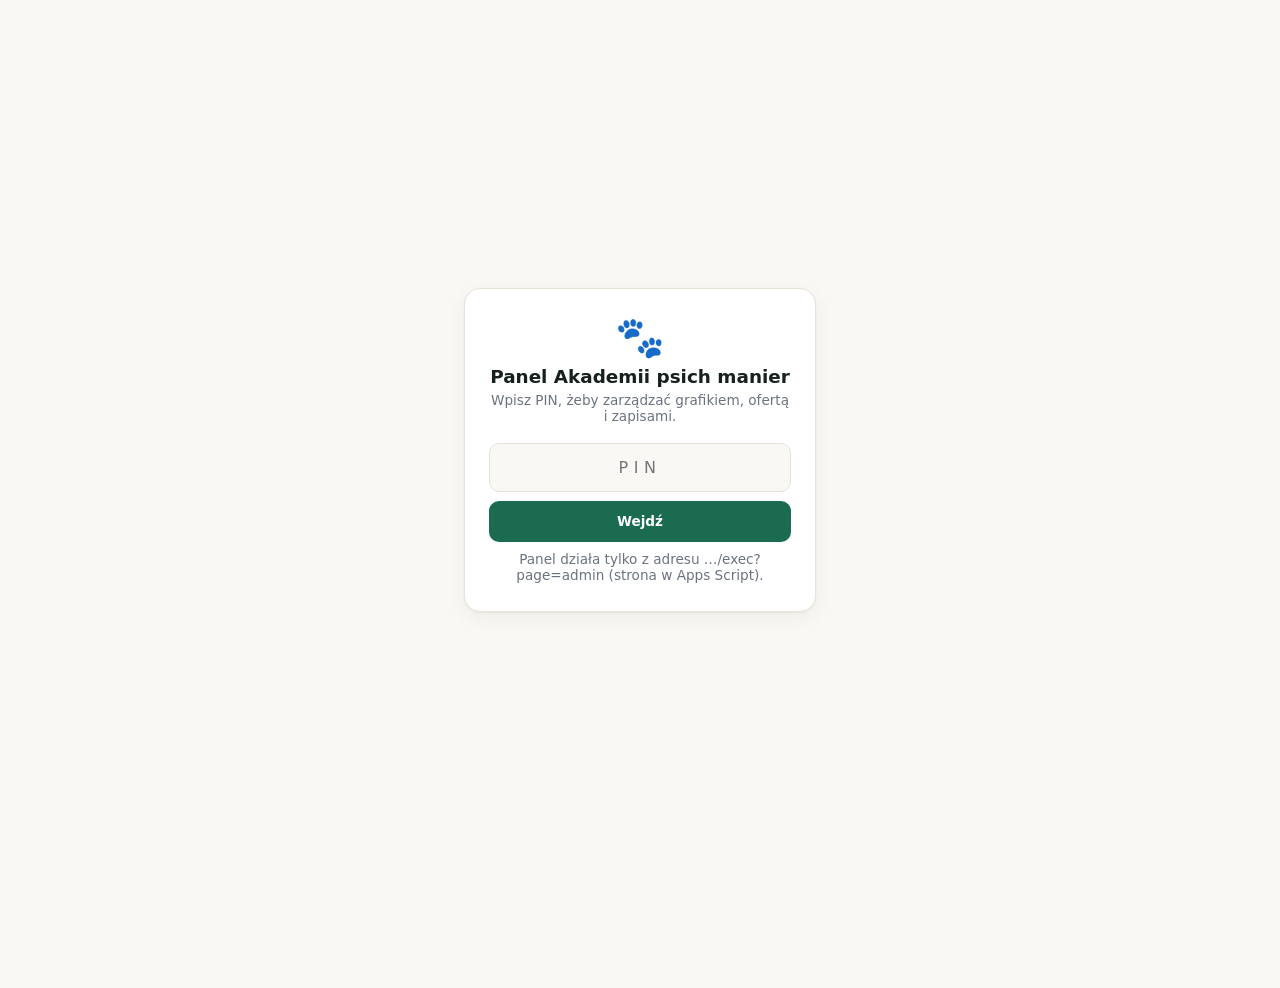
<file: admin-panel.html>
<!DOCTYPE html>
<!--
  Akademia psich manier — panel administratora.

  Ten plik to źródło strony, którą serwuje Apps Script pod adresem:
      https://script.google.com/macros/s/…/exec?page=admin

  Wdrożenie: w projekcie Apps Script dodaj plik HTML o nazwie „Admin”
  i wklej do niego CAŁĄ zawartość tego pliku (bez żadnych zmian).
  Panel rozmawia z serwerem przez google.script.run — funkcje adminAuth
  i adminApi z pliku app_script.
-->
<html lang="pl">
<head>
  <base target="_top">
  <meta charset="utf-8">
  <meta name="viewport" content="width=device-width, initial-scale=1, viewport-fit=cover">
  <meta name="theme-color" content="#1B6B50">
  <meta name="apple-mobile-web-app-capable" content="yes">
  <meta name="apple-mobile-web-app-title" content="Akademia psich manier">
  <title>Akademia psich manier — panel</title>
  <style>
    :root {
      --brand: #1B6B50;
      --brand-dark: #124F3A;
      --brand-soft: #E7F3ED;
      --accent: #D97706;
      --accent-soft: #FDF3E0;
      --text: #16211C;
      --text-soft: #4C5A53;
      --text-muted: #6B7280;
      --border: #E7E3DA;
      --bg: #FAF8F4;
      --white: #FFFFFF;
      --danger: #B42318;
      --danger-soft: #FEF3F2;
      --radius: 16px;
      --radius-sm: 10px;
      --shadow: 0 1px 2px rgba(22,33,28,.05), 0 6px 20px rgba(22,33,28,.05);
      --font: 'Inter', system-ui, -apple-system, sans-serif;
    }

    *, *::before, *::after { box-sizing: border-box; margin: 0; padding: 0; }
    [hidden] { display: none !important; }

    body {
      font-family: var(--font);
      background: var(--bg);
      color: var(--text);
      -webkit-font-smoothing: antialiased;
      padding-bottom: calc(5.5rem + env(safe-area-inset-bottom));
    }

    button { font-family: inherit; cursor: pointer; }
    input, textarea, select { font-family: inherit; font-size: 1rem; }

    /* ── Logowanie ────────────────────────────────────────── */
    .boot { padding: 3rem 1.25rem; text-align: center; color: var(--text-muted); }

    .login {
      min-height: 100vh;
      display: flex;
      align-items: center;
      justify-content: center;
      padding: 1.5rem;
      padding-bottom: calc(1.5rem + env(safe-area-inset-bottom));
    }
    .login-card {
      width: 100%;
      max-width: 22rem;
      background: var(--white);
      border: 1px solid var(--border);
      border-radius: var(--radius);
      box-shadow: var(--shadow);
      padding: 1.75rem 1.5rem;
      text-align: center;
    }
    .login-logo { font-size: 2.5rem; line-height: 1; }
    .login-card h1 { font-size: 1.15rem; margin: .6rem 0 .3rem; }
    .login-card p { font-size: .85rem; color: var(--text-muted); }
    .login form { margin-top: 1.2rem; display: flex; flex-direction: column; gap: .6rem; }
    .login input {
      width: 100%;
      padding: .85rem 1rem;
      text-align: center;
      letter-spacing: .35em;
      border: 1px solid var(--border);
      border-radius: var(--radius-sm);
      background: var(--bg);
    }
    .login input:focus { outline: 2px solid var(--brand); outline-offset: 1px; }

    /* ── Nagłówek i zakładki ──────────────────────────────── */
    .topbar {
      position: sticky;
      top: 0;
      z-index: 20;
      display: flex;
      align-items: center;
      justify-content: space-between;
      gap: .75rem;
      padding: .85rem 1rem;
      background: var(--white);
      border-bottom: 1px solid var(--border);
    }
    .topbar strong { font-size: .95rem; }
    .who { display: block; font-size: .72rem; color: var(--text-muted); }

    .tabs {
      position: sticky;
      top: 3.1rem;
      z-index: 19;
      display: flex;
      gap: .35rem;
      padding: .5rem .75rem;
      background: var(--bg);
      border-bottom: 1px solid var(--border);
      overflow-x: auto;
    }
    .tab {
      flex: 1 0 auto;
      padding: .55rem .9rem;
      border: 1px solid var(--border);
      border-radius: 999px;
      background: var(--white);
      color: var(--text-soft);
      font-size: .82rem;
      font-weight: 600;
      white-space: nowrap;
    }
    .tab.is-active { background: var(--brand); border-color: var(--brand); color: #fff; }

    /* ── Układ ────────────────────────────────────────────── */
    .wrap { max-width: 46rem; margin: 0 auto; padding: 1rem .85rem 2rem; }
    .lead { font-size: .84rem; color: var(--text-muted); margin-bottom: .9rem; line-height: 1.5; }
    .section-title { font-size: .95rem; margin: 1.4rem 0 .6rem; }
    .stack { display: flex; flex-direction: column; gap: .6rem; }
    .muted { font-size: .8rem; color: var(--text-muted); }
    .hint { font-size: .76rem; color: var(--text-muted); line-height: 1.45; }
    .error { color: var(--danger); font-size: .82rem; margin-top: .6rem; min-height: 1.1rem; }

    .card {
      background: var(--white);
      border: 1px solid var(--border);
      border-radius: var(--radius);
      box-shadow: var(--shadow);
      padding: .9rem 1rem;
    }
    .card-head { margin-bottom: .7rem; }
    .card-head h2 { font-size: .92rem; }
    .row { display: flex; flex-wrap: wrap; gap: .6rem; align-items: flex-end; }

    /* ── Podsumowanie zarobków ────────────────────────────── */
    .earnings { margin-bottom: 1rem; }
    .earnings-head { display: flex; align-items: center; gap: .5rem; margin-bottom: .6rem; }
    .earnings-head > span {
      font-size: .62rem; font-weight: 700; text-transform: uppercase;
      letter-spacing: .07em; color: var(--text-muted);
    }
    .earnings-month {
      flex: 1 1 auto;
      min-width: 0;
      padding: .42rem .6rem;
      border: 1px solid var(--border);
      border-radius: 8px;
      background: var(--bg);
      color: var(--text);
      font-size: .82rem;
      font-weight: 600;
    }
    .earnings-month:focus { outline: 2px solid var(--brand-soft); border-color: var(--brand); }
    .earnings-grid {
      display: grid;
      grid-template-columns: repeat(auto-fit, minmax(7.5rem, 1fr));
      gap: .55rem;
    }
    .earnings-item {
      background: var(--bg);
      border: 1px solid var(--border);
      border-radius: var(--radius-sm);
      padding: .55rem .65rem;
    }
    .earnings-item.is-total { background: var(--brand-soft); border-color: #CFE6DA; }
    .earnings-label {
      display: block;
      font-size: .62rem;
      font-weight: 700;
      text-transform: uppercase;
      letter-spacing: .07em;
      color: var(--text-muted);
    }
    .earnings-value {
      display: block;
      margin-top: .18rem;
      font-size: 1.05rem;
      font-weight: 700;
      line-height: 1.2;
    }
    .earnings-value.is-brand { color: var(--brand-dark); }
    .earnings-meta { display: block; margin-top: .1rem; font-size: .68rem; color: var(--text-muted); }
    .earnings-note { margin-top: .55rem; font-size: .72rem; line-height: 1.45; color: var(--text-muted); }
    .earnings-note.is-warn { color: #8A5A00; }
    .earnings-breakdown { margin-top: .55rem; }
    .earnings-breakdown summary {
      cursor: pointer;
      font-size: .74rem;
      font-weight: 600;
      color: var(--brand-dark);
    }
    .earnings-list { margin-top: .45rem; display: flex; flex-direction: column; gap: .25rem; font-size: .76rem; }
    .earnings-line { display: flex; justify-content: space-between; gap: .75rem; color: var(--text-soft); }
    .earnings-line b { font-weight: 600; white-space: nowrap; }
    .earnings-line.is-head {
      margin-top: .5rem; padding-top: .45rem;
      border-top: 1px solid var(--border);
      color: var(--text); font-weight: 700;
    }
    .earnings-line.is-total {
      margin-top: .3rem; padding-top: .4rem;
      border-top: 1px solid var(--border);
      font-size: .8rem; font-weight: 700; color: var(--text);
    }

    /* ── Koszty ───────────────────────────────────────────── */
    .cost-row { display: flex; align-items: center; gap: .6rem; }
    .cost-main { flex: 1 1 auto; min-width: 0; display: flex; flex-direction: column; gap: .12rem; }
    .cost-label { font-size: .84rem; font-weight: 600; overflow-wrap: anywhere; }
    .cost-meta { font-size: .72rem; color: var(--text-muted); }
    .cost-amount { font-size: .86rem; font-weight: 700; white-space: nowrap; font-variant-numeric: tabular-nums; }

    .btn {
      border: 1px solid transparent;
      border-radius: var(--radius-sm);
      padding: .7rem 1rem;
      font-size: .85rem;
      font-weight: 600;
      transition: background .15s, border-color .15s, color .15s;
    }
    .btn.primary { background: var(--brand); color: #fff; }
    .btn.primary:hover { background: var(--brand-dark); }
    .btn.secondary { background: var(--brand-soft); color: var(--brand-dark); border-color: #CFE6DA; }
    .btn.ghost { background: transparent; color: var(--text-soft); border-color: var(--border); }
    .btn.danger { background: var(--danger-soft); color: var(--danger); border-color: #F3D3D0; }
    .btn.small { padding: .45rem .7rem; font-size: .78rem; }
    .btn:disabled { opacity: .55; cursor: default; }

    /* ── Pola ─────────────────────────────────────────────── */
    .field { display: flex; flex-direction: column; gap: .3rem; flex: 1 1 8rem; }
    .field > span { font-size: .74rem; font-weight: 600; color: var(--text-soft); }
    .field input, .field textarea, .field select {
      width: 100%;
      padding: .6rem .7rem;
      border: 1px solid var(--border);
      border-radius: var(--radius-sm);
      background: var(--bg);
      color: var(--text);
    }
    .field textarea { min-height: 4.6rem; resize: vertical; line-height: 1.45; }
    .field input:focus, .field textarea:focus { outline: 2px solid var(--brand); outline-offset: 1px; }
    .grid-2 { display: grid; grid-template-columns: 1fr 1fr; gap: .6rem; }
    .check { display: flex; align-items: center; gap: .5rem; font-size: .82rem; color: var(--text-soft); }
    .check input { width: 1.05rem; height: 1.05rem; accent-color: var(--brand); }

    /* ── Godziny ──────────────────────────────────────────── */
    .chips { display: flex; flex-wrap: wrap; gap: .35rem; margin: .55rem 0; }
    .chip {
      min-width: 3.3rem;
      padding: .42rem .6rem;
      border: 1px solid var(--border);
      border-radius: 999px;
      background: var(--bg);
      color: var(--text-soft);
      font-size: .78rem;
      font-weight: 600;
      font-variant-numeric: tabular-nums;
    }
    .chip.is-on { background: var(--brand); border-color: var(--brand); color: #fff; }
    .chip-add { border-style: dashed; color: var(--text-muted); font-weight: 500; }

    /* ── Dzień tygodnia ───────────────────────────────────── */
    .day-card .day-head {
      display: flex;
      align-items: center;
      justify-content: space-between;
      gap: .6rem;
      flex-wrap: wrap;
    }
    .day-name { font-size: .9rem; font-weight: 600; }
    .seg { display: flex; border: 1px solid var(--border); border-radius: 999px; overflow: hidden; }
    .seg button {
      padding: .38rem .66rem;
      border: 0;
      background: var(--white);
      color: var(--text-soft);
      font-size: .74rem;
      font-weight: 600;
    }
    .seg button.is-on { background: var(--brand-soft); color: var(--brand-dark); }
    .seg button + button { border-left: 1px solid var(--border); }
    .day-note { font-size: .76rem; color: var(--text-muted); margin-top: .4rem; }
    .services-note { font-size: .74rem; color: var(--text-muted); margin-top: .55rem; }
    .services-note strong { color: var(--text-soft); }

    /* ── Wyjątki ──────────────────────────────────────────── */
    .exception {
      display: flex;
      align-items: center;
      justify-content: space-between;
      gap: .6rem;
      padding: .6rem .8rem;
    }
    .exception-date { font-size: .84rem; font-weight: 600; }
    .exception-hours { font-size: .78rem; color: var(--text-muted); }

    /* ── Zajęcia ──────────────────────────────────────────── */
    .service-head { display: flex; align-items: center; justify-content: space-between; gap: .6rem; margin-bottom: .7rem; }
    .service-title { font-size: .9rem; font-weight: 600; display: flex; align-items: center; gap: .4rem; }
    .service-title .service-icon { font-size: 1.15rem; }

    /* ── Zapisy ───────────────────────────────────────────── */
    .day-group-title {
      font-size: .8rem;
      font-weight: 700;
      color: var(--brand-dark);
      text-transform: capitalize;
      margin: 1rem 0 .5rem;
    }
    .booking-head { display: flex; align-items: baseline; gap: .55rem; flex-wrap: wrap; margin-bottom: .55rem; }
    .booking-time { font-size: 1rem; font-weight: 700; font-variant-numeric: tabular-nums; }
    .booking-service { font-size: .8rem; color: var(--text-soft); }
    .booking-lines { display: grid; gap: .28rem; font-size: .82rem; line-height: 1.45; }
    .booking-lines b { font-weight: 600; color: var(--text-soft); }
    .booking-lines a { color: var(--brand-dark); text-decoration: none; font-weight: 600; }
    .booking-actions { display: flex; gap: .5rem; margin-top: .7rem; flex-wrap: wrap; }
    .booking-price {
      display: flex; align-items: center; gap: .55rem; flex-wrap: wrap;
      margin-top: .7rem; padding: .55rem .65rem;
      background: var(--bg); border: 1px solid var(--border); border-radius: var(--radius-sm);
    }
    .booking-price-label { display: flex; align-items: center; gap: .35rem; font-size: .82rem; font-weight: 600; color: var(--text-soft); }
    .booking-price-input {
      width: 6.5rem; padding: .35rem .5rem; font-size: .9rem;
      border: 1px solid var(--border); border-radius: 8px; background: var(--white); color: var(--text);
      font-variant-numeric: tabular-nums;
    }
    .booking-price-input:focus { outline: 2px solid var(--brand-soft); border-color: var(--brand); }
    .booking-price-unit { font-size: .82rem; color: var(--text-soft); }
    .booking-price-hint { font-size: .76rem; color: var(--text-muted); }
    .booking-price-hint.is-custom { color: var(--accent); font-weight: 600; }
    .booking-price-actions { display: flex; gap: .4rem; margin-left: auto; }
    .booking-paid {
      display: flex; align-items: center; gap: .45rem;
      margin-top: .6rem; font-size: .82rem; font-weight: 600; color: var(--text-soft);
    }
    .booking-paid input { width: 1.05rem; height: 1.05rem; accent-color: var(--brand); }
    .tag {
      display: inline-block;
      padding: .12rem .45rem;
      border-radius: 999px;
      background: var(--accent-soft);
      color: var(--accent);
      font-size: .7rem;
      font-weight: 700;
      margin-left: .35rem;
    }

    /* ── Pasek zapisu i powiadomienia ─────────────────────── */
    .savebar {
      position: fixed;
      left: 0; right: 0; bottom: 0;
      z-index: 30;
      display: flex;
      align-items: center;
      justify-content: space-between;
      gap: .75rem;
      padding: .7rem .9rem;
      padding-bottom: calc(.7rem + env(safe-area-inset-bottom));
      background: var(--white);
      border-top: 1px solid var(--border);
      box-shadow: 0 -6px 20px rgba(22,33,28,.06);
    }
    .savebar span { font-size: .8rem; color: var(--text-muted); }

    .toast {
      position: fixed;
      left: 50%;
      bottom: calc(5.2rem + env(safe-area-inset-bottom));
      transform: translate(-50%, .6rem);
      z-index: 40;
      max-width: 22rem;
      padding: .7rem 1rem;
      border-radius: var(--radius-sm);
      background: var(--brand-dark);
      color: #fff;
      font-size: .82rem;
      line-height: 1.4;
      text-align: center;
      opacity: 0;
      pointer-events: none;
      transition: opacity .2s, transform .2s;
    }
    .toast.is-on { opacity: 1; transform: translate(-50%, 0); }
    .toast.is-error { background: var(--danger); }

    @media (min-width: 620px) {
      .wrap { padding: 1.4rem 1.25rem 2.5rem; }
    }
  </style>
</head>
<body>
  <div id="boot" class="boot">Ładowanie panelu…</div>

  <section id="login" class="login" hidden>
    <div class="login-card">
      <div class="login-logo" aria-hidden="true">🐾</div>
      <h1>Panel Akademii psich manier</h1>
      <p>Wpisz PIN, żeby zarządzać grafikiem, ofertą i zapisami.</p>
      <form id="loginForm">
        <input id="pin" type="password" inputmode="numeric" autocomplete="current-password"
               placeholder="PIN" aria-label="PIN" required>
        <button class="btn primary" type="submit">Wejdź</button>
      </form>
      <p id="loginError" class="error" role="alert"></p>
    </div>
  </section>

  <div id="app" hidden>
    <header class="topbar">
      <div>
        <strong>Panel Akademii psich manier</strong>
        <span id="who" class="who"></span>
      </div>
      <button id="logout" class="btn ghost small" type="button">Wyloguj</button>
    </header>

    <nav class="tabs" role="tablist" aria-label="Sekcje panelu">
      <button class="tab is-active" data-tab="grafik" type="button" role="tab" aria-selected="true">Grafik</button>
      <button class="tab" data-tab="uslugi" type="button" role="tab" aria-selected="false">Zajęcia</button>
      <button class="tab" data-tab="zapisy" type="button" role="tab" aria-selected="false">Zapisy</button>
      <button class="tab" data-tab="koszty" type="button" role="tab" aria-selected="false">Koszty</button>
    </nav>

    <main class="wrap">
      <!-- ── Podsumowanie zarobków ─────────────────────────── -->
      <section class="card earnings" id="earnings" aria-label="Podsumowanie zarobków">
        <div class="earnings-head">
          <span>Okres</span>
          <select class="earnings-month" id="earningsMonth" aria-label="Okres podsumowania"></select>
        </div>
        <div class="earnings-grid">
          <div class="earnings-item">
            <span class="earnings-label">Zarobione</span>
            <strong class="earnings-value" id="earnDone">—</strong>
            <span class="earnings-meta" id="earnDoneMeta">odbyte zajęcia</span>
          </div>
          <div class="earnings-item">
            <span class="earnings-label">Zaplanowane</span>
            <strong class="earnings-value" id="earnPlanned">—</strong>
            <span class="earnings-meta" id="earnPlannedMeta">przyszłe zapisy</span>
          </div>
          <div class="earnings-item">
            <span class="earnings-label">Opłacone</span>
            <strong class="earnings-value" id="earnPaid">—</strong>
            <span class="earnings-meta" id="earnPaidMeta">do zapłaty —</span>
          </div>
          <div class="earnings-item">
            <span class="earnings-label">Koszty</span>
            <strong class="earnings-value" id="earnCosts">—</strong>
            <span class="earnings-meta" id="earnCostsMeta">brak kosztów</span>
          </div>
          <div class="earnings-item is-total">
            <span class="earnings-label">Na czysto</span>
            <strong class="earnings-value is-brand" id="earnNet">—</strong>
            <span class="earnings-meta" id="earnNetMeta">zapisy − koszty</span>
          </div>
        </div>
        <p class="earnings-note" id="earnNote"></p>
        <details class="earnings-breakdown">
          <summary>Szczegóły wyliczenia</summary>
          <div class="earnings-list" id="earnBreakdown"></div>
        </details>
      </section>

      <!-- ── Grafik ─────────────────────────────────────────── -->
      <section data-panel="grafik">
        <p class="lead">
          Ustaw godziny, w których przyjmujesz zapisy. Dzień ustawiony na „Domyślne”
          korzysta z godzin domyślnych, „Własne” ma własną listę, a „Wolne” nie pokazuje
          na stronie żadnego terminu. Przy każdym zestawie godzin możesz wskazać, jakie
          zajęcia się w nich odbywają — np. salka tylko w wybranych terminach.
        </p>

        <div class="card">
          <div class="card-head">
            <h2>Godziny domyślne</h2>
            <p class="hint">Punkt wyjścia dla dni ustawionych na „Domyślne”.</p>
          </div>
          <div class="chips" id="chipsDefault"></div>
          <p class="services-note">Zajęcia w tych godzinach — <strong>brak zaznaczenia = wszystkie</strong>. Zaznacz np. tylko spacery, żeby salka była dostępna wyłącznie w terminach dopisanych niżej.</p>
          <div class="chips" id="chipsDefaultServices"></div>
        </div>

        <h2 class="section-title">Dni tygodnia</h2>
        <div id="weekdayList" class="stack"></div>

        <h2 class="section-title">Wyjątki na konkretną datę</h2>
        <p class="hint">
          Najwyższy priorytet — nadpisuje dzień tygodnia i godziny domyślne.
          Świetne na urlop, święto albo jednorazowe zajęcia.
        </p>
        <div class="card" style="margin-top:.6rem">
          <div class="grid-2">
            <label class="field">
              <span>Data</span>
              <input type="date" id="exceptionDate">
            </label>
            <div class="field">
              <span>Wyjątek</span>
              <label class="check"><input type="checkbox" id="exceptionOff"> Dzień wolny (bez godzin)</label>
            </div>
          </div>
          <div class="chips" id="chipsException"></div>
          <p class="services-note">Zajęcia w tych godzinach — <strong>brak zaznaczenia = wszystkie</strong>.</p>
          <div class="chips" id="chipsExceptionServices"></div>
          <button class="btn secondary" id="addException" type="button">Dodaj wyjątek dla tej daty</button>
        </div>
        <div id="exceptionList" class="stack" style="margin-top:.6rem"></div>

        <h2 class="section-title">Ręczne limity miejsc</h2>
        <p class="hint">
          Domyślnie obowiązuje limit psów z zakładki „Zajęcia”. Tutaj możesz go zmienić
          dla konkretnej daty i godziny — np. zmniejszyć do 2, gdy w grupie jest pies
          wymagający większego dystansu. Godziny wybierasz z terminów dostępnych w grafiku
          na wybrany dzień, a wpisanie 0 zamyka cały termin.
        </p>
        <div class="card" style="margin-top:.6rem">
          <div class="grid-2">
            <label class="field">
              <span>Data</span>
              <input type="date" id="capacityDate">
            </label>
            <label class="field">
              <span>Godzina</span>
              <select id="capacityTime"></select>
            </label>
          </div>
          <div class="grid-2" style="margin-top:.6rem">
            <label class="field">
              <span>Liczba miejsc (0 = zamknięty)</span>
              <input type="number" id="capacityMax" min="0" max="50" step="1" inputmode="numeric" placeholder="np. 2">
            </label>
            <div class="field" style="justify-content:flex-end">
              <button class="btn secondary" id="addCapacity" type="button">Ustaw limit</button>
            </div>
          </div>
          <p class="hint" id="capacityHoursHint"></p>
        </div>
        <div id="capacityList" class="stack" style="margin-top:.6rem"></div>
      </section>

      <!-- ── Zajęcia ────────────────────────────────────────── -->
      <section data-panel="uslugi" hidden>
        <p class="lead">
          Oferta szkoły: to stąd pochodzą kafle wyboru zajęć, cennik i limity psów w grupie.
          Nazwy muszą być unikalne — po nich rozpoznajemy, kto jest zapisany na te same zajęcia.
        </p>
        <p id="uslugiHint" class="hint"></p>
        <div id="serviceList" class="stack" style="margin-top:.8rem"></div>
        <button class="btn secondary" id="addService" type="button" style="margin-top:.8rem">+ Dodaj zajęcia</button>
      </section>

      <!-- ── Zapisy ─────────────────────────────────────────── -->
      <section data-panel="zapisy" hidden>
        <p class="lead">Lista zapisów z arkusza. Odwołanie usuwa wiersz i wydarzenie z Kalendarza Google.</p>
        <div class="card">
          <div class="row">
            <label class="field">
              <span>Od</span>
              <input type="date" id="fromDate">
            </label>
            <label class="field">
              <span>Do</span>
              <input type="date" id="toDate">
            </label>
            <button class="btn secondary" id="refreshBookings" type="button">Pokaż</button>
          </div>
        </div>
        <p id="bookingsSummary" class="muted" style="margin-top:.8rem"></p>
        <div id="bookingList" class="stack"></div>
      </section>

      <!-- ── Koszty ─────────────────────────────────────────── -->
      <section data-panel="koszty" hidden>
        <p class="lead">
          Wpisz poniesione koszty prowadzenia biznesu — np. wynajem salki za 50 zł.
          Suma kosztów obniża kwotę „Na czysto” w podsumowaniu u góry panelu.
        </p>
        <div class="card">
          <div class="grid-2">
            <label class="field">
              <span>Data</span>
              <input type="date" id="costDate">
            </label>
            <label class="field">
              <span>Ile (zł)</span>
              <input type="text" id="costAmount" inputmode="decimal" placeholder="np. 50" autocomplete="off">
            </label>
          </div>
          <label class="field" style="margin-top:.6rem">
            <span>Za co</span>
            <input type="text" id="costLabel" maxlength="120" placeholder="np. wynajem salki" autocomplete="off">
          </label>
          <p class="hint" style="margin-top:.5rem">Koszt trafia do zakładki <code>Koszty</code> w arkuszu — możesz go tam też poprawić ręcznie.</p>
          <button class="btn primary" id="addCost" type="button" style="margin-top:.7rem">Dodaj koszt</button>
          <p id="costError" class="error" role="alert"></p>
        </div>
        <p id="costSummary" class="muted" style="margin-top:.9rem"></p>
        <div id="costList" class="stack"></div>
      </section>
    </main>
  </div>

  <div class="savebar" id="savebar" hidden>
    <span id="savebarText">Masz niezapisane zmiany</span>
    <button class="btn primary" id="saveBtn" type="button">Zapisz</button>
  </div>

  <div id="toast" class="toast" role="status" aria-live="polite"></div>

  <noscript><p class="boot">Panel wymaga włączonego JavaScriptu.</p></noscript>

  <script>
  (function () {
    'use strict';

    var DAYS = ['Poniedziałek', 'Wtorek', 'Środa', 'Czwartek', 'Piątek', 'Sobota', 'Niedziela'];
    var BASE_HOURS = (function () {
      var out = [];
      for (var h = 7; h <= 21; h++) out.push((h < 10 ? '0' + h : String(h)) + ':00');
      return out;
    })();
    var FALLBACK_DEFAULT = ['18:00', '19:00', '20:00'];
    var FALLBACK_LOCATION = 'Salka treningowa — Warszawa Wawer';
    var TOKEN_KEY = 'psiapsi_admin_token';
    var OFFLINE_MSG = 'Panel działa tylko z adresu …/exec?page=admin (strona w Apps Script).';

    var state = {
      token: '',
      tab: 'grafik',
      grafik: null,
      uslugi: null,
      bookings: [],
      earningsBookings: [],
      costs: [],
      earningsMonth: '',
      exceptionDraft: [],
      exceptionServicesDraft: [],
      grafikDirty: false,
      uslugiDirty: false
    };

    var el = {};
    function $(id) { return document.getElementById(id); }

    document.addEventListener('DOMContentLoaded', init);

    function init() {
      ['boot', 'login', 'loginForm', 'loginError', 'pin', 'app', 'who', 'logout',
       'savebar', 'savebarText', 'saveBtn', 'toast', 'weekdayList', 'chipsDefault',
       'exceptionDate', 'exceptionOff', 'chipsException', 'chipsDefaultServices',
       'chipsExceptionServices', 'addException', 'exceptionList',
       'capacityDate', 'capacityTime', 'capacityMax', 'addCapacity', 'capacityList',
       'capacityHoursHint',
       'serviceList', 'uslugiHint', 'addService', 'fromDate', 'toDate', 'refreshBookings',
       'bookingsSummary', 'bookingList', 'earnDone', 'earnDoneMeta', 'earnPlanned',
       'earnPlannedMeta', 'earnPaid', 'earnPaidMeta', 'earnCosts', 'earnCostsMeta',
       'earnNet', 'earnNetMeta', 'earnNote', 'earnBreakdown', 'earningsMonth',
       'costDate', 'costLabel', 'costAmount', 'addCost',
       'costError', 'costSummary', 'costList'].forEach(function (id) { el[id] = $(id); });

      el.loginForm.addEventListener('submit', onLogin);
      el.logout.addEventListener('click', onLogout);
      el.saveBtn.addEventListener('click', onSave);
      el.addException.addEventListener('click', onAddException);
      el.exceptionOff.addEventListener('change', syncExceptionOffState);
      el.addCapacity.addEventListener('click', onAddCapacity);
      el.capacityDate.addEventListener('change', renderCapacityTimeOptions);
      el.addService.addEventListener('click', onAddService);
      el.refreshBookings.addEventListener('click', onRefreshBookings);
      el.addCost.addEventListener('click', onAddCost);
      el.costLabel.addEventListener('keydown', onCostKeydown);
      el.costAmount.addEventListener('keydown', onCostKeydown);
      el.earningsMonth.addEventListener('change', function () {
        state.earningsMonth = String(el.earningsMonth.value || '');
        renderEarnings();
      });

      Array.prototype.forEach.call(document.querySelectorAll('.tab'), function (tab) {
        tab.addEventListener('click', function () { switchTab(tab.dataset.tab); });
      });

      var today = new Date();
      el.fromDate.value = iso(today);
      el.toDate.value = iso(addDays(today, 14));
      el.capacityDate.value = iso(today);
      el.costDate.value = iso(today);
      state.earningsMonth = iso(today).slice(0, 7);

      if (!hasRunner()) {
        showLogin();
        showError(OFFLINE_MSG);
        return;
      }

      state.token = readToken();
      if (state.token) {
        enterApp();
      } else {
        showLogin();
      }
    }

    /* ── Połączenie z Apps Script ─────────────────────────── */

    function hasRunner() {
      return !!(window.google && window.google.script && window.google.script.run);
    }

    function call(action, payload) {
      return new Promise(function (resolve, reject) {
        if (!hasRunner()) { reject(new Error(OFFLINE_MSG)); return; }

        window.google.script.run
          .withSuccessHandler(function (res) {
            res = res || {};
            if (res.status === 'error') {
              if (res.code === 'auth') {
                forgetToken();
                showLogin();
                showError(res.message || 'Sesja wygasła.');
              }
              reject(new Error(res.message || 'Nie udało się wykonać operacji.'));
              return;
            }
            resolve(res);
          })
          .withFailureHandler(function (err) {
            reject(new Error((err && err.message) || 'Błąd połączenia z serwerem.'));
          })
          .adminApi({ action: action, token: state.token, payload: payload || {} });
      });
    }

    function auth(pin) {
      return new Promise(function (resolve, reject) {
        if (!hasRunner()) { reject(new Error(OFFLINE_MSG)); return; }

        window.google.script.run
          .withSuccessHandler(function (res) {
            if (!res || res.status !== 'success') {
              reject(new Error((res && res.message) || 'Nie udało się zalogować.'));
              return;
            }
            resolve(res);
          })
          .withFailureHandler(function (err) {
            reject(new Error((err && err.message) || 'Błąd połączenia z serwerem.'));
          })
          .adminAuth(pin);
      });
    }

    function readToken() {
      try { return localStorage.getItem(TOKEN_KEY) || ''; } catch (e) { return ''; }
    }
    function saveToken(token) {
      try { localStorage.setItem(TOKEN_KEY, token); } catch (e) { /* tryb prywatny */ }
    }
    function forgetToken() {
      state.token = '';
      try { localStorage.removeItem(TOKEN_KEY); } catch (e) { /* ignorujemy */ }
    }

    /* ── Logowanie ────────────────────────────────────────── */

    function showLogin(message) {
      el.boot.hidden = true;
      el.app.hidden = true;
      el.savebar.hidden = true;
      el.login.hidden = false;
      el.loginError.textContent = message || '';
      if (el.pin) el.pin.value = '';
    }

    function enterApp() {
      el.boot.hidden = true;
      el.login.hidden = true;
      el.app.hidden = false;
      loadGrafik();
      loadUslugi();
      loadCosts();
      loadEarnings();
    }

    function showError(message) {
      el.loginError.textContent = message || '';
    }

    function onLogin(e) {
      e.preventDefault();
      var pin = String(el.pin.value || '').trim();
      if (!pin) return;

      el.loginError.textContent = 'Sprawdzam…';
      auth(pin).then(function (res) {
        el.loginError.textContent = '';
        state.token = res.token;
        saveToken(res.token);
        el.who.textContent = res.email || '';
        enterApp();
      }).catch(function (err) {
        state.token = '';
        showError(err.message);
      });
    }

    function onLogout() {
      forgetToken();
      state.grafik = null;
      state.uslugi = null;
      state.bookings = [];
      state.earningsBookings = [];
      state.costs = [];
      state.grafikDirty = false;
      state.uslugiDirty = false;
      updateSavebar();
      showLogin('');
    }

    /* ── Zakładki ─────────────────────────────────────────── */

    function switchTab(tab) {
      state.tab = tab;
      Array.prototype.forEach.call(document.querySelectorAll('.tab'), function (btn) {
        var active = btn.dataset.tab === tab;
        btn.classList.toggle('is-active', active);
        btn.setAttribute('aria-selected', active ? 'true' : 'false');
      });
      Array.prototype.forEach.call(document.querySelectorAll('[data-panel]'), function (panel) {
        panel.hidden = panel.dataset.panel !== tab;
      });
      updateSavebar();
      if (tab === 'zapisy') loadBookings();
      if (tab === 'koszty') loadCosts();
    }

    function updateSavebar() {
      var dirty = (state.tab === 'grafik' && state.grafikDirty)
        || (state.tab === 'uslugi' && state.uslugiDirty);

      el.savebar.hidden = !dirty;
      if (dirty) {
        el.savebarText.textContent = state.tab === 'grafik'
          ? 'Grafik ma niezapisane zmiany'
          : 'Oferta ma niezapisane zmiany';
      }
    }

    function markDirty(which) {
      if (which === 'grafik') state.grafikDirty = true;
      if (which === 'uslugi') state.uslugiDirty = true;
      updateSavebar();
    }

    function onSave() {
      var work = state.tab === 'uslugi' ? saveUslugi() : saveGrafik();
      el.saveBtn.disabled = true;
      work.then(function () {
        el.saveBtn.disabled = false;
      }).catch(function (err) {
        el.saveBtn.disabled = false;
        toast(err.message, true);
      });
    }

    /* ── Grafik ───────────────────────────────────────────── */

    function loadGrafik() {
      return call('grafik').then(function (res) {
        var fallback = res['default'] || {};
        state.grafik = {
          'default': {
            hours: (fallback.hours || FALLBACK_DEFAULT).slice(),
            services: (fallback.services || []).slice()
          },
          weekdays: normalizeWeekdays(res.weekdays),
          dates: (res.dates || []).map(function (entry) {
            return {
              date: entry.date,
              hours: (entry.hours || []).slice(),
              services: (entry.services || []).slice()
            };
          }),
          capacityOverrides: (res.capacityOverrides || []).map(function (entry) {
            return {
              date: String(entry.date || ''),
              timeSlot: String(entry.timeSlot || entry.time || ''),
              maxDogs: parseInt(entry.maxDogs, 10)
            };
          }).filter(function (entry) {
            return /^\d{4}-\d{2}-\d{2}$/.test(entry.date)
              && /^([01]\d|2[0-3]):[0-5]\d$/.test(entry.timeSlot)
              && !isNaN(entry.maxDogs);
          }),
          extraRows: res.extraRows || [],
          services: res.services || []
        };
        state.grafikDirty = false;
        state.exceptionDraft = adminDefaultHours();
        state.exceptionServicesDraft = [];
        renderGrafik();
        updateSavebar();
      }).catch(function (err) {
        toast(err.message, true);
      });
    }

    // Wpisy dni tygodnia zawsze w formie { hours, services } — także te z arkusza.
    function normalizeWeekdays(source) {
      var out = {};
      Object.keys(source || {}).forEach(function (key) {
        var entry = source[key] || {};
        out[key] = {
          hours: (entry.hours || []).slice(),
          services: (entry.services || []).slice()
        };
      });
      return out;
    }

    function renderGrafik() {
      if (!state.grafik) return;

      renderChips(el.chipsDefault, state.grafik['default'].hours, function (hour) {
        toggleInList(state.grafik['default'].hours, hour);
        markDirty('grafik');
        renderGrafik();
      }, function () {
        var custom = askForHour();
        if (!custom) return;
        if (state.grafik['default'].hours.indexOf(custom) === -1) {
          state.grafik['default'].hours.push(custom);
          sortHours(state.grafik['default'].hours);
          markDirty('grafik');
          renderGrafik();
        }
      });

      renderServiceChips(el.chipsDefaultServices, state.grafik['default'].services, function () {
        markDirty('grafik');
        renderGrafik();
      });

      renderExceptionChips();
      renderWeekdays();
      renderExceptions();
      renderCapacityOverrides();
    }

    // Które zajęcia mogą się odbywać w danych godzinach. Pusto = wszystkie.
    function renderServiceChips(container, selected, onChange) {
      if (!container) return;
      container.innerHTML = '';

      selected = selected || [];
      var all = (state.grafik && state.grafik.services) || [];
      if (!all.length) {
        var note = document.createElement('span');
        note.className = 'muted';
        note.textContent = 'Najpierw dodaj zajęcia w zakładce „Zajęcia”.';
        container.appendChild(note);
        return;
      }

      all.forEach(function (name) {
        var isOn = selected.indexOf(name) !== -1;
        var btn = document.createElement('button');
        btn.type = 'button';
        btn.className = 'chip' + (isOn ? ' is-on' : '');
        btn.textContent = name;
        btn.setAttribute('aria-pressed', isOn ? 'true' : 'false');
        btn.addEventListener('click', function () {
          if (isOn) {
            selected.splice(selected.indexOf(name), 1);
          } else {
            selected.push(name);
          }
          onChange();
        });
        container.appendChild(btn);
      });

      if (selected.length) {
        var clear = document.createElement('button');
        clear.type = 'button';
        clear.className = 'chip chip-add';
        clear.textContent = 'wszystkie zajęcia';
        clear.addEventListener('click', function () {
          selected.length = 0;
          onChange();
        });
        container.appendChild(clear);
      }
    }

    // Godziny proponowane dla nowego wyjątku — „Dzień wolny” nadpisuje je przy dodawaniu.
    function renderExceptionChips() {
      renderChips(el.chipsException, state.exceptionDraft, function (hour) {
        toggleInList(state.exceptionDraft, hour);
        el.exceptionOff.checked = false;
        renderExceptionChips();
        syncExceptionOffState();
      }, function () {
        var custom = askForHour();
        if (!custom) return;
        if (state.exceptionDraft.indexOf(custom) === -1) {
          state.exceptionDraft.push(custom);
          sortHours(state.exceptionDraft);
        }
        renderExceptionChips();
      });

      renderServiceChips(el.chipsExceptionServices, state.exceptionServicesDraft, function () {
        renderExceptionChips();
      });

      syncExceptionOffState();
    }

    // Przy zaznaczonym „Dniu wolnym” wybrane godziny i zajęcia nie mają znaczenia.
    function syncExceptionOffState() {
      var off = el.exceptionOff.checked;
      [el.chipsException, el.chipsExceptionServices].forEach(function (node) {
        if (!node) return;
        node.style.opacity = off ? '.4' : '';
        node.style.pointerEvents = off ? 'none' : '';
      });
    }

    function renderWeekdays() {
      el.weekdayList.innerHTML = '';

      DAYS.forEach(function (name) {
        var key = name.toLowerCase();
        var hasEntry = Object.prototype.hasOwnProperty.call(state.grafik.weekdays, key);
        var entry = hasEntry ? state.grafik.weekdays[key] : null;
        var hours = entry ? entry.hours : [];
        var mode = !hasEntry ? 'default' : (hours.length ? 'custom' : 'off');

        var card = document.createElement('div');
        card.className = 'card day-card';

        var head = document.createElement('div');
        head.className = 'day-head';

        var label = document.createElement('span');
        label.className = 'day-name';
        label.textContent = name;
        head.appendChild(label);

        var seg = document.createElement('div');
        seg.className = 'seg';
        [['default', 'Domyślne'], ['custom', 'Własne'], ['off', 'Wolne']].forEach(function (pair) {
          var btn = document.createElement('button');
          btn.type = 'button';
          btn.textContent = pair[1];
          btn.className = mode === pair[0] ? 'is-on' : '';
          btn.setAttribute('aria-pressed', mode === pair[0] ? 'true' : 'false');
          btn.addEventListener('click', function () { setDayMode(key, pair[0]); });
          seg.appendChild(btn);
        });
        head.appendChild(seg);
        card.appendChild(head);

        if (mode === 'custom') {
          var chips = document.createElement('div');
          chips.className = 'chips';
          renderChips(chips, hours, function (hour) {
            toggleInList(entry.hours, hour);
            markDirty('grafik');
            renderWeekdays();
          }, function () {
            var custom = askForHour();
            if (!custom) return;
            if (entry.hours.indexOf(custom) === -1) {
              entry.hours.push(custom);
              sortHours(entry.hours);
              markDirty('grafik');
              renderWeekdays();
            }
          });
          card.appendChild(chips);

          var servicesNote = document.createElement('p');
          servicesNote.className = 'services-note';
          servicesNote.textContent = 'Zajęcia w tych godzinach — brak zaznaczenia = wszystkie.';
          card.appendChild(servicesNote);

          var servicesChips = document.createElement('div');
          servicesChips.className = 'chips';
          renderServiceChips(servicesChips, entry.services, function () {
            markDirty('grafik');
            renderWeekdays();
          });
          card.appendChild(servicesChips);
        } else {
          var note = document.createElement('p');
          note.className = 'day-note';
          note.textContent = mode === 'default'
            ? 'Korzysta z godzin domyślnych: ' + (state.grafik['default'].hours.join(', ') || 'brak')
              + (state.grafik['default'].services.length ? ' (tylko: ' + state.grafik['default'].services.join(', ') + ')' : '')
            : 'Dzień wolny — strona nie pokaże wtedy żadnego terminu.';
          card.appendChild(note);
        }

        el.weekdayList.appendChild(card);
      });

      renderCapacityTimeOptions();
    }

    function setDayMode(key, mode) {
      if (mode === 'default') {
        delete state.grafik.weekdays[key];
      } else if (mode === 'off') {
        state.grafik.weekdays[key] = { hours: [], services: [] };
      } else {
        var current = state.grafik.weekdays[key];
        state.grafik.weekdays[key] = (current && current.hours && current.hours.length)
          ? { hours: current.hours.slice(), services: (current.services || []).slice() }
          : { hours: state.grafik['default'].hours.slice(), services: [] };
      }
      markDirty('grafik');
      renderWeekdays();
    }

    function renderExceptions() {
      el.exceptionList.innerHTML = '';

      if (!state.grafik.dates.length) {
        var empty = document.createElement('p');
        empty.className = 'muted';
        empty.textContent = 'Brak wyjątków — obowiązuje zwykły grafik tygodnia.';
        el.exceptionList.appendChild(empty);
        renderCapacityTimeOptions();
        return;
      }

      state.grafik.dates.forEach(function (entry, index) {
        var card = document.createElement('div');
        card.className = 'card exception';

        var info = document.createElement('div');
        var dateLine = document.createElement('div');
        dateLine.className = 'exception-date';
        dateLine.textContent = formatDayPL(entry.date);
        var hoursLine = document.createElement('div');
        hoursLine.className = 'exception-hours';
        hoursLine.textContent = entry.hours.length ? entry.hours.join(', ') : 'dzień wolny';
        info.appendChild(dateLine);
        info.appendChild(hoursLine);

        if (entry.hours.length && entry.services && entry.services.length) {
          var servicesLine = document.createElement('div');
          servicesLine.className = 'exception-hours';
          servicesLine.textContent = 'tylko: ' + entry.services.join(', ');
          info.appendChild(servicesLine);
        }

        card.appendChild(info);

        var remove = document.createElement('button');
        remove.type = 'button';
        remove.className = 'btn danger small';
        remove.textContent = 'Usuń';
        remove.addEventListener('click', function () {
          state.grafik.dates.splice(index, 1);
          markDirty('grafik');
          renderExceptions();
        });
        card.appendChild(remove);

        el.exceptionList.appendChild(card);
      });

      renderCapacityTimeOptions();
    }

    // Godziny obowiązujące w wybranym dniu — taka sama kolejność jak na stronie:
    // wyjątek daty → wpis dnia tygodnia → godziny domyślne.
    function capacityHoursForDate(date) {
      if (!state.grafik || !/^\d{4}-\d{2}-\d{2}$/.test(date)) return [];

      var dateEntries = (state.grafik.dates || []).filter(function (entry) {
        return entry.date === date;
      });

      if (dateEntries.length) {
        var hours = [];
        dateEntries.forEach(function (entry) {
          (entry.hours || []).forEach(function (hour) {
            if (hours.indexOf(hour) === -1) hours.push(hour);
          });
        });
        return uniqueSorted(hours);
      }

      var parts = date.split('-');
      var day = new Date(
        parseInt(parts[0], 10), parseInt(parts[1], 10) - 1, parseInt(parts[2], 10)
      ).getDay();
      var key = DAYS[day === 0 ? 6 : day - 1].toLowerCase();

      if (Object.prototype.hasOwnProperty.call(state.grafik.weekdays, key)) {
        return uniqueSorted(state.grafik.weekdays[key].hours || []);
      }

      return uniqueSorted(adminDefaultHours());
    }

    // Lista godzin do wyboru zamiast ręcznego wpisywania — tylko terminy z grafiku.
    function renderCapacityTimeOptions() {
      if (!el.capacityTime || !state.grafik) return;

      var date = String(el.capacityDate.value || '').trim();
      var previous = el.capacityTime.value;
      var hours = capacityHoursForDate(date);

      el.capacityTime.innerHTML = '';

      if (!hours.length) {
        var none = document.createElement('option');
        none.value = '';
        none.textContent = date ? 'brak dostępnych godzin' : 'najpierw wybierz datę';
        el.capacityTime.appendChild(none);
        el.capacityTime.disabled = true;
        el.addCapacity.disabled = true;
        el.capacityHoursHint.textContent = date
          ? 'Ten dzień jest wolny w grafiku — nie ma godziny, dla której można ustawić limit.'
          : 'Wybierz datę, żeby zobaczyć godziny z grafiku.';
        return;
      }

      el.capacityTime.disabled = false;
      el.addCapacity.disabled = false;
      hours.forEach(function (hour) {
        var option = document.createElement('option');
        option.value = hour;
        option.textContent = hour;
        el.capacityTime.appendChild(option);
      });

      if (hours.indexOf(previous) !== -1) el.capacityTime.value = previous;

      el.capacityHoursHint.textContent = 'Godziny z grafiku na ' + formatDayPL(date)
        + '. Domyślny limit pochodzi z oferty — tutaj zmieniasz go tylko dla wybranego terminu.';
    }

    // Ręczne limity miejsc na konkretny termin (zakładka „Miejsca”).
    function renderCapacityOverrides() {
      if (!el.capacityList || !state.grafik) return;
      el.capacityList.innerHTML = '';

      var list = state.grafik.capacityOverrides || [];
      sortCapacity(list);

      if (!list.length) {
        var empty = document.createElement('p');
        empty.className = 'muted';
        empty.textContent = 'Brak ręcznych limitów — wszędzie obowiązuje domyślna liczba miejsc z oferty.';
        el.capacityList.appendChild(empty);
        return;
      }

      list.forEach(function (entry, index) {
        var card = document.createElement('div');
        card.className = 'card exception';

        var info = document.createElement('div');
        var dateLine = document.createElement('div');
        dateLine.className = 'exception-date';
        dateLine.textContent = formatDayPL(entry.date);
        var detailLine = document.createElement('div');
        detailLine.className = 'exception-hours';
        detailLine.textContent = 'godz. ' + entry.timeSlot + ' — ' + capacityLabel(entry.maxDogs);
        info.appendChild(dateLine);
        info.appendChild(detailLine);
        card.appendChild(info);

        var remove = document.createElement('button');
        remove.type = 'button';
        remove.className = 'btn danger small';
        remove.textContent = 'Usuń';
        remove.addEventListener('click', function () {
          state.grafik.capacityOverrides.splice(index, 1);
          markDirty('grafik');
          renderCapacityOverrides();
        });
        card.appendChild(remove);

        el.capacityList.appendChild(card);
      });
    }

    function sortCapacity(list) {
      (list || []).sort(function (a, b) {
        if (a.date !== b.date) return a.date < b.date ? -1 : 1;
        return minutes(a.timeSlot) - minutes(b.timeSlot);
      });
    }

    function capacityLabel(max) {
      if (max === 0) return 'termin zamknięty';
      var mod10 = max % 10;
      var mod100 = max % 100;
      var word = (max === 1) ? 'miejsce'
        : (mod10 >= 2 && mod10 <= 4 && !(mod100 >= 12 && mod100 <= 14)) ? 'miejsca'
        : 'miejsc';
      return 'limit ' + max + ' ' + word;
    }

    function onAddCapacity() {
      var date = String(el.capacityDate.value || '').trim();
      var time = String(el.capacityTime.value || '').trim();
      var max = parseInt(el.capacityMax.value, 10);

      if (!/^\d{4}-\d{2}-\d{2}$/.test(date)) {
        toast('Wybierz datę.', true);
        return;
      }
      if (!time || !/^([01]\d|2[0-3]):[0-5]\d$/.test(time)) {
        toast('Ten dzień nie ma dostępnych godzin w grafiku.', true);
        return;
      }
      if (isNaN(max) || max < 0 || max > 50) {
        toast('Podaj liczbę miejsc od 0 do 50 (0 zamyka termin).', true);
        return;
      }

      var entry = { date: date, timeSlot: time, maxDogs: max };
      var existingIndex = -1;
      state.grafik.capacityOverrides.forEach(function (item, index) {
        if (item.date === date && item.timeSlot === time) existingIndex = index;
      });

      if (existingIndex !== -1) state.grafik.capacityOverrides[existingIndex] = entry;
      else state.grafik.capacityOverrides.push(entry);

      sortCapacity(state.grafik.capacityOverrides);
      el.capacityMax.value = '';
      markDirty('grafik');
      renderCapacityOverrides();
      toast('Limit ustawiony — zapisz zmiany, żeby trafił na stronę.');
    }

    function onAddException() {
      var date = String(el.exceptionDate.value || '').trim();
      if (!/^\d{4}-\d{2}-\d{2}$/.test(date)) {
        toast('Wybierz datę wyjątku.', true);
        return;
      }

      var isOff = el.exceptionOff.checked;
      var hours = isOff ? [] : state.exceptionDraft.slice();
      if (!hours.length && !isOff) {
        toast('Zaznacz godziny albo wybierz „Dzień wolny”.', true);
        return;
      }
      sortHours(hours);

      var services = isOff ? [] : state.exceptionServicesDraft.slice();

      // Ta sama data z innymi zajęciami to osobny wpis — nadpisujemy tylko identyczny.
      var existingIndex = -1;
      state.grafik.dates.forEach(function (d, index) {
        if (d.date === date && sameServiceSet(d.services || [], services)) existingIndex = index;
      });

      if (existingIndex !== -1) {
        state.grafik.dates[existingIndex].hours = hours;
      } else {
        state.grafik.dates.push({ date: date, hours: hours, services: services });
        state.grafik.dates.sort(function (a, b) {
          if (a.date !== b.date) return a.date < b.date ? -1 : 1;
          return minutes(a.hours[0] || '') - minutes(b.hours[0] || '');
        });
      }

      el.exceptionDate.value = '';
      el.exceptionOff.checked = false;
      state.exceptionDraft = adminDefaultHours();
      state.exceptionServicesDraft = [];
      renderExceptionChips();
      markDirty('grafik');
      renderExceptions();
    }

    function sameServiceSet(a, b) {
      if (a.length !== b.length) return false;
      return a.every(function (name) {
        return b.indexOf(name) !== -1;
      });
    }

    function adminDefaultHours() {
      return (state.grafik && state.grafik['default'].hours.length)
        ? state.grafik['default'].hours.slice()
        : FALLBACK_DEFAULT.slice();
    }

    function saveGrafik() {
      return call('saveGrafik', {
        'default': state.grafik['default'],
        weekdays: state.grafik.weekdays,
        dates: state.grafik.dates,
        capacityOverrides: state.grafik.capacityOverrides,
        extraRows: state.grafik.extraRows
      }).then(function () {
        state.grafikDirty = false;
        updateSavebar();
        toast('Grafik zapisany — strona pokaże go od razu.');
      });
    }

    /* ── Oferta ───────────────────────────────────────────── */

    function loadUslugi() {
      return call('uslugi').then(function (res) {
        state.uslugi = { exists: !!res.exists, services: res.services || [] };
        state.uslugiDirty = false;

        el.uslugiHint.textContent = state.uslugi.exists
          ? 'Te zajęcia są teraz widoczne na stronie.'
          : 'Zakładka „Uslugi” jeszcze nie istnieje w arkuszu. Pierwszy zapis utworzy ją wraz z tą ofertą.';

        renderServices();
        updateSavebar();
        renderEarnings();
      }).catch(function (err) {
        toast(err.message, true);
      });
    }

    function renderServices() {
      el.serviceList.innerHTML = '';

      state.uslugi.services.forEach(function (svc, index) {
        var card = document.createElement('div');
        card.className = 'card';

        var head = document.createElement('div');
        head.className = 'service-head';

        var title = document.createElement('span');
        title.className = 'service-title';
        title.innerHTML = '<span class="service-icon"></span><span class="service-name"></span>';
        title.querySelector('.service-icon').textContent = svc.icon || '🐾';
        title.querySelector('.service-name').textContent = svc.name || 'Zajęcia bez nazwy';
        if (svc.is1on1) {
          var tag = document.createElement('span');
          tag.className = 'tag';
          tag.textContent = '1-1';
          title.appendChild(tag);
        }
        head.appendChild(title);

        var remove = document.createElement('button');
        remove.type = 'button';
        remove.className = 'btn danger small';
        remove.textContent = 'Usuń';
        remove.addEventListener('click', function () {
          if (!window.confirm('Usunąć zajęcia „' + (svc.name || '') + '” z oferty?')) return;
          state.uslugi.services.splice(index, 1);
          markDirty('uslugi');
          renderServices();
        });
        head.appendChild(remove);
        card.appendChild(head);

        var nameField = field('Nazwa', 'text', svc.name, function (value) {
          svc.name = value;
          markDirty('uslugi');
        });

        var iconField = field('Ikona (emoji)', 'text', svc.icon, function (value) {
          svc.icon = value;
        });
        iconField.querySelector('input').setAttribute('maxlength', '4');

        var descField = field('Krótki opis', 'text', svc.desc, function (value) {
          svc.desc = value;
        });

        card.appendChild(nameField);
        card.appendChild(iconField);
        card.appendChild(descField);

        var grid = document.createElement('div');
        grid.className = 'grid-2';
        grid.appendChild(field('Maks. psów w grupie', 'number', svc.maxDogs, function (value) {
          var parsed = parseInt(value, 10);
          svc.maxDogs = isNaN(parsed) || parsed < 1 ? 1 : parsed;
          if (svc.maxDogs === 1) svc.is1on1 = true;
        }, { min: '1' }));

        var priceWrapper = document.createElement('div');
        priceWrapper.appendChild(field('Cena (np. 80 zł)', 'text', svc.price, function (value) {
          svc.price = value;
        }));
        grid.appendChild(priceWrapper);
        card.appendChild(grid);

        card.appendChild(field('Czas trwania (np. 60 min)', 'text', svc.duration, function (value) {
          svc.duration = value;
        }));

        card.appendChild(areaField('Miejsca spotkania (jedno w linii)', svc.locations, function (value) {
          svc.locations = splitLines(value);
        }));

        var check = document.createElement('label');
        check.className = 'check';
        var box = document.createElement('input');
        box.type = 'checkbox';
        box.checked = !!svc.is1on1;
        box.addEventListener('change', function () {
          svc.is1on1 = box.checked;
          if (box.checked && svc.maxDogs > 1) svc.maxDogs = 1;
          markDirty('uslugi');
          renderServices();
        });
        check.appendChild(box);
        check.appendChild(document.createTextNode('Zajęcia indywidualne (blokują cały termin)'));
        card.appendChild(check);

        card.appendChild(areaField('Co w cenie (jedna pozycja w linii)', svc.features, function (value) {
          svc.features = splitLines(value);
        }));

        el.serviceList.appendChild(card);
      });
    }

    function onAddService() {
      state.uslugi.services.push({
        name: 'Nowe zajęcia',
        icon: '🐾',
        desc: '',
        maxDogs: 4,
        is1on1: false,
        locations: [FALLBACK_LOCATION],
        price: '',
        duration: '',
        features: []
      });
      markDirty('uslugi');
      renderServices();
    }

    function saveUslugi() {
      return call('saveUslugi', { services: state.uslugi.services }).then(function () {
        state.uslugi.exists = true;
        state.uslugiDirty = false;
        updateSavebar();
        renderEarnings();
        toast('Oferta zapisana — strona pokaże ją od razu.');
      });
    }

    /* ── Zarobki ──────────────────────────────────────────── */

    // Wszystkie zapisy z arkusza — bez filtra dat, żeby podsumowanie było pełne.
    function loadEarnings() {
      return call('rezerwacje', {}).then(function (res) {
        state.earningsBookings = res.bookings || [];
        renderEarnings();
      }).catch(function (err) {
        if (!el.earnNote) return;
        el.earnNote.textContent = 'Nie udało się policzyć zarobków: ' + err.message;
        el.earnNote.classList.add('is-warn');
      });
    }

    // „90 zł”, „1 200 zł”, „od 90 zł” → 90 / 1200; brak liczby → null
    function parsePrice(text) {
      var raw = String(text || '').replace(/\u00a0/g, ' ').replace(/\s+/g, '');
      var match = raw.match(/\d+(?:[.,]\d+)?/);
      if (!match) return null;
      var value = parseFloat(match[0].replace(',', '.'));
      return isNaN(value) ? null : value;
    }

    function formatMoney(value) {
      try {
        return new Intl.NumberFormat('pl-PL', { maximumFractionDigits: 2 }).format(value) + ' zł';
      } catch (e) {
        return String(Math.round(value)) + ' zł';
      }
    }

    function bookingsLabel(count) {
      if (count === 1) return '1 zapis';
      var rest = count % 10;
      var tens = count % 100;
      if (rest >= 2 && rest <= 4 && (tens < 12 || tens > 14)) return count + ' zapisy';
      return count + ' zapisów';
    }

    // Cena zapisana przy pojedynczej rezerwacji ma pierwszeństwo przed cennikiem.
    function bookingCustomPrice(value) {
      if (value === undefined || value === null || value === '') return null;
      var num = typeof value === 'number' ? value : parseFloat(String(value).replace(',', '.'));
      return isFinite(num) && num >= 0 ? num : null;
    }

    function serviceCataloguePrice(name) {
      var key = String(name || '').trim().toLowerCase();
      var list = state.uslugi ? state.uslugi.services : [];
      for (var i = 0; i < list.length; i++) {
        if (String(list[i].name || '').trim().toLowerCase() === key) return parsePrice(list[i].price);
      }
      return null;
    }

    // Sumuje wartość zapisów: cena indywidualna, a gdy jej brak — cennik zajęć.
    // Odbyte = data przed dzisiejszą, zaplanowane = dzisiaj i późniejsze.
    function computeEarnings(bookings, services) {
      var prices = {};
      (services || []).forEach(function (svc) {
        prices[String(svc.name || '').trim().toLowerCase()] = parsePrice(svc.price);
      });

      var today = iso(new Date());
      var result = {
        done: { count: 0, money: 0 },
        planned: { count: 0, money: 0 },
        paid: { count: 0, money: 0 },
        unpriced: 0,
        invalid: 0,
        byService: [],
        custom: 0,
        total: { count: 0, money: 0 }
      };
      var index = {};

      (bookings || []).forEach(function (booking) {
        var key = String(booking.service || '').trim().toLowerCase();
        var hasDate = /^\d{4}-\d{2}-\d{2}$/.test(String(booking.date || ''));

        // Wiersze bez daty albo bez nazwy zajęć to śmieci w arkuszu — nie zgadujemy za nie kwoty.
        if (!hasDate || !key) {
          result.invalid += 1;
          return;
        }

        var hasPrice = Object.prototype.hasOwnProperty.call(prices, key);
        var catalogue = hasPrice ? prices[key] : null;
        var custom = bookingCustomPrice(booking.customPrice);
        var price = custom !== null ? custom : catalogue;
        var bucket = String(booking.date) < today ? result.done : result.planned;
        bucket.count += 1;

        if (!index[key]) {
          index[key] = {
            name: booking.service || 'Zajęcia bez nazwy',
            count: 0,
            price: null,
            priced: 0,
            varied: false,
            custom: 0,
            money: 0,
            unpriced: 0
          };
          result.byService.push(index[key]);
        }

        var entry = index[key];
        entry.count += 1;

        if (price === null) {
          entry.unpriced += 1;
          result.unpriced += 1;
        } else {
          bucket.money += price;
          entry.money += price;
          if (booking.paid) { result.paid.count += 1; result.paid.money += price; }
          if (custom !== null) { entry.custom += 1; result.custom += 1; }
          if (entry.priced === 0) entry.price = price;
          else if (entry.price !== price) entry.varied = true;
          entry.priced += 1;
        }
      });

      result.total = {
        count: result.done.count + result.planned.count,
        money: result.done.money + result.planned.money
      };

      result.byService.sort(function (a, b) {
        if (b.money !== a.money) return b.money - a.money;
        return b.count - a.count;
      });

      return result;
    }

    // Nazwa miesiąca do listy okresów: "2026-10" → "październik 2026"
    function monthLabel(month) {
      var parts = String(month || '').split('-');
      if (parts.length !== 2) return String(month || '');
      var date = new Date(parseInt(parts[0], 10), parseInt(parts[1], 10) - 1, 1);
      try {
        return new Intl.DateTimeFormat('pl-PL', { month: 'long', year: 'numeric' }).format(date);
      } catch (e) {
        return month;
      }
    }

    // Miesiące z zapisów i kosztów + zawsze bieżący, od najnowszego.
    function buildMonthOptions() {
      if (!el.earningsMonth) return;

      var months = {};
      (state.earningsBookings || []).forEach(function (booking) {
        var key = String(booking.date || '').slice(0, 7);
        if (/^\d{4}-\d{2}$/.test(key)) months[key] = true;
      });
      (state.costs || []).forEach(function (cost) {
        var key = String(cost.date || '').slice(0, 7);
        if (/^\d{4}-\d{2}$/.test(key)) months[key] = true;
      });

      var current = iso(new Date()).slice(0, 7);
      months[current] = true;

      var keys = Object.keys(months).sort().reverse();
      // Pusty wybór to „Cały czas” — tylko nieistniejący miesiąc wracamy na bieżący.
      if (state.earningsMonth && keys.indexOf(state.earningsMonth) === -1) {
        state.earningsMonth = current;
      }

      el.earningsMonth.innerHTML = '';

      var all = document.createElement('option');
      all.value = '';
      all.textContent = 'Cały czas';
      el.earningsMonth.appendChild(all);

      keys.forEach(function (key) {
        var option = document.createElement('option');
        option.value = key;
        option.textContent = monthLabel(key);
        el.earningsMonth.appendChild(option);
      });

      el.earningsMonth.value = state.earningsMonth;
    }

    function renderEarnings() {
      if (!el.earnDone) return;

      buildMonthOptions();

      var month = state.earningsMonth;
      var periodBookings = month
        ? (state.earningsBookings || []).filter(function (booking) {
          return String(booking.date || '').slice(0, 7) === month;
        })
        : state.earningsBookings;
      var periodCosts = (state.costs || []).filter(function (cost) {
        return !month || String(cost.date || '').slice(0, 7) === month;
      });

      var result = computeEarnings(periodBookings, state.uslugi ? state.uslugi.services : []);
      var costs = costsSum(periodCosts);
      var net = Math.round((result.total.money - costs) * 100) / 100;
      var due = Math.round((result.total.money - result.paid.money) * 100) / 100;

      el.earnDone.textContent = formatMoney(result.done.money);
      el.earnDoneMeta.textContent = bookingsLabel(result.done.count);
      el.earnPlanned.textContent = formatMoney(result.planned.money);
      el.earnPlannedMeta.textContent = bookingsLabel(result.planned.count);
      el.earnPaid.textContent = formatMoney(result.paid.money);
      el.earnPaidMeta.textContent = !result.total.count
        ? 'brak zapisów'
        : (due > 0 ? 'do zapłaty ' + formatMoney(due) : 'wszystko opłacone');

      el.earnCosts.textContent = formatMoney(costs);
      el.earnCostsMeta.textContent = periodCosts.length ? costsLabel(periodCosts.length) : 'brak kosztów';
      el.earnNet.textContent = formatMoney(net);
      el.earnNetMeta.textContent = 'zapisy − koszty';

      var notes = [];

      if (result.invalid) {
        notes.push('Pomijam ' + bookingsLabel(result.invalid) + ' bez daty lub nazwy zajęć — usuń je w zakładce Zapisy.');
      }

      if (!result.total.count && !result.invalid) {
        notes.push(month
          ? 'W okresie „' + monthLabel(month) + '” nie ma żadnych zapisów — wybierz inny okres nad kafelkami.'
          : 'Brak zapisów w arkuszu — nie ma czego liczyć.');
      } else if (result.unpriced && result.unpriced === result.total.count) {
        notes.push('Żadne z zapisanych zajęć nie ma jeszcze ceny w zakładce Zajęcia, więc kwota to 0 zł. Uzupełnij „Cena” — po zapisaniu przeliczę wszystko od razu.');
      } else if (result.unpriced) {
        notes.push(bookingsLabel(result.unpriced) + ' bez ceny w cenniku — uzupełnij „Cena” w zakładce Zajęcia.');
      }

      if (result.custom) {
        notes.push('Ceny indywidualne mają pierwszeństwo przed cennikiem zajęć.');
      }

      if (costs > 0) {
        notes.push('Koszty ' + formatMoney(costs) + ' obniżają sumę zapisów (' + formatMoney(result.total.money) + '). Edytujesz je w zakładce Koszty.');
      }

      if (result.total.count && result.paid.count < result.total.count) {
        notes.push('Zaznacz „Opłacone” przy zapisie w zakładce Zapisy — kafelek pokaże, ile faktycznie wpłynęło.');
      }

      if (!notes.length) {
        notes.push('Wartość z cennika zajęć, z uwzględnieniem cen indywidualnych. Anulowane zapisy znikają z arkusza, więc nie są liczone.');
      }

      el.earnNote.textContent = notes.join(' ');
      el.earnNote.classList.toggle('is-warn', result.invalid > 0 || result.unpriced > 0);

      el.earnBreakdown.innerHTML = '';

      if (!result.byService.length && !periodCosts.length) {
        var empty = document.createElement('span');
        empty.className = 'muted';
        empty.textContent = 'Brak zapisów w arkuszu.';
        el.earnBreakdown.appendChild(empty);
        return;
      }

      result.byService.forEach(function (entry) {
        var row = document.createElement('div');
        row.className = 'earnings-line';

        var left = document.createElement('span');
        left.textContent = entry.name + ' · ' + bookingsLabel(entry.count);

        var right = document.createElement('b');
        if (!entry.priced) {
          right.textContent = 'bez ceny';
        } else if (entry.varied) {
          right.textContent = entry.count + ' × różne ceny = ' + formatMoney(entry.money)
            + (entry.unpriced ? ' (+' + entry.unpriced + ' bez ceny)' : '');
        } else if (entry.unpriced) {
          right.textContent = formatMoney(entry.money) + ' (+' + entry.unpriced + ' bez ceny)';
        } else {
          right.textContent = entry.count + ' × ' + formatMoney(entry.price) + ' = ' + formatMoney(entry.money);
        }

        row.appendChild(left);
        row.appendChild(right);
        el.earnBreakdown.appendChild(row);
      });

      appendEarnLine('Suma zapisów · ' + bookingsLabel(result.total.count), formatMoney(result.total.money));

      if (result.paid.count) {
        appendEarnLine('Opłacone · ' + bookingsLabel(result.paid.count), formatMoney(result.paid.money));
      }
      if (due > 0 && result.total.count) {
        appendEarnLine('Do zapłaty', formatMoney(due));
      }

      if (periodCosts.length) {
        appendEarnLine('Koszty · ' + costsLabel(periodCosts.length), '−' + formatMoney(costs), 'is-head');
        periodCosts.forEach(function (cost) {
          appendEarnLine(cost.label + (cost.date ? ' · ' + shortDate(cost.date) : ''), '−' + formatMoney(cost.amount));
        });
      }

      appendEarnLine('Na czysto', formatMoney(net), 'is-total');
    }

    function appendEarnLine(leftText, rightText, extraClass) {
      var row = document.createElement('div');
      row.className = 'earnings-line' + (extraClass ? ' ' + extraClass : '');
      var left = document.createElement('span');
      left.textContent = leftText;
      var right = document.createElement('b');
      right.textContent = rightText;
      row.appendChild(left);
      row.appendChild(right);
      el.earnBreakdown.appendChild(row);
    }

    // "2026-11-02" → "02.11" (data kosztu w szczegółach wyliczenia)
    function shortDate(dateStr) {
      var parts = String(dateStr || '').split('-');
      return parts.length === 3 ? parts[2] + '.' + parts[1] : String(dateStr || '');
    }

    /* ── Koszty ──────────────────────────────────────────── */

    function loadCosts() {
      return call('koszty', {}).then(function (res) {
        state.costs = res.costs || [];
        renderCosts();
        renderEarnings();
      }).catch(function (err) {
        if (!el.costError) return;
        el.costError.textContent = 'Nie udało się pobrać kosztów: ' + err.message;
      });
    }

    function costsSum(list) {
      var sum = 0;
      (list || []).forEach(function (cost) {
        var value = Number(cost.amount);
        if (isFinite(value)) sum += value;
      });
      return Math.round(sum * 100) / 100;
    }

    function costsTotal() {
      return costsSum(state.costs);
    }

    function costsLabel(count) {
      if (count === 1) return '1 koszt';
      var rest = count % 10;
      var tens = count % 100;
      if (rest >= 2 && rest <= 4 && (tens < 12 || tens > 14)) return count + ' koszty';
      return count + ' kosztów';
    }

    function renderCosts() {
      if (!el.costList) return;
      el.costList.innerHTML = '';

      el.costSummary.textContent = state.costs.length
        ? costsLabel(state.costs.length) + ' · razem ' + formatMoney(costsTotal())
        : 'Brak wpisanych kosztów.';

      if (!state.costs.length) {
        var empty = document.createElement('p');
        empty.className = 'muted';
        empty.textContent = 'Dodaj pierwszy koszt powyżej — np. wynajem salki 50 zł.';
        el.costList.appendChild(empty);
        return;
      }

      state.costs.forEach(function (cost) {
        var row = document.createElement('div');
        row.className = 'card cost-row';

        var main = document.createElement('div');
        main.className = 'cost-main';

        var label = document.createElement('span');
        label.className = 'cost-label';
        label.textContent = cost.label;

        var meta = document.createElement('span');
        meta.className = 'cost-meta';
        meta.textContent = cost.date ? formatDayPL(cost.date) : 'bez daty';

        main.appendChild(label);
        main.appendChild(meta);

        var amount = document.createElement('span');
        amount.className = 'cost-amount';
        amount.textContent = '−' + formatMoney(cost.amount);

        var remove = document.createElement('button');
        remove.type = 'button';
        remove.className = 'btn ghost small';
        remove.textContent = 'Usuń';
        remove.setAttribute('aria-label', 'Usuń koszt: ' + cost.label);
        remove.addEventListener('click', function () { removeCost(cost, remove); });

        row.appendChild(main);
        row.appendChild(amount);
        row.appendChild(remove);
        el.costList.appendChild(row);
      });
    }

    function onCostKeydown(e) {
      if (e.key !== 'Enter') return;
      e.preventDefault();
      onAddCost(e);
    }

    function onAddCost(e) {
      if (e) e.preventDefault();

      var label = String(el.costLabel.value || '').replace(/\s+/g, ' ').trim();
      var amountRaw = String(el.costAmount.value || '').trim();
      el.costError.textContent = '';

      if (label.length < 2) {
        el.costError.textContent = 'Wpisz, za co był koszt — np. wynajem salki.';
        el.costLabel.focus();
        return;
      }

      // Minus odrzucamy, zanim parsePrice zamieni "-50" na 50.
      var amount = amountRaw.indexOf('-') === -1 ? parsePrice(amountRaw) : null;
      if (amount === null || amount <= 0) {
        el.costError.textContent = 'Wpisz kwotę większą od zera, np. 50.';
        el.costAmount.focus();
        return;
      }

      el.addCost.disabled = true;
      call('addKoszt', {
        date: String(el.costDate.value || ''),
        label: label,
        amount: amount
      }).then(function (res) {
        state.costs = res.costs || state.costs;
        el.costLabel.value = '';
        el.costAmount.value = '';
        renderCosts();
        renderEarnings();
        toast('Koszt zapisany.');
      }).catch(function (err) {
        el.costError.textContent = err.message;
      }).then(function () {
        el.addCost.disabled = false;
      });
    }

    function removeCost(cost, button) {
      if (button) button.disabled = true;
      call('deleteKoszt', { id: cost.id }).then(function (res) {
        state.costs = res.costs || [];
        renderCosts();
        renderEarnings();
        toast('Koszt usunięty.');
      }).catch(function (err) {
        if (button) button.disabled = false;
        toast(err.message, true);
      });
    }

    /* ── Zapisy ───────────────────────────────────────────── */

    function loadBookings() {
      return call('rezerwacje', {
        from: String(el.fromDate.value || ''),
        to: String(el.toDate.value || '')
      }).then(function (res) {
        state.bookings = res.bookings || [];
        renderBookings();
      }).catch(function (err) {
        toast(err.message, true);
      });
    }

    function onRefreshBookings(e) {
      if (e) e.preventDefault();
      loadBookings();
    }

    function renderBookings() {
      el.bookingList.innerHTML = '';

      if (!state.bookings.length) {
        el.bookingsSummary.textContent = 'Brak zapisów w wybranym okresie.';
        return;
      }

      el.bookingsSummary.textContent = state.bookings.length === 1
        ? '1 zapis w wybranym okresie'
        : state.bookings.length + ' zapisów w wybranym okresie';

      var currentDate = '';
      state.bookings.forEach(function (booking) {
        if (booking.date !== currentDate) {
          currentDate = booking.date;
          var groupTitle = document.createElement('h3');
          groupTitle.className = 'day-group-title';
          groupTitle.textContent = formatDayPL(booking.date);
          el.bookingList.appendChild(groupTitle);
        }

        var card = document.createElement('div');
        card.className = 'card';

        var head = document.createElement('div');
        head.className = 'booking-head';
        var time = document.createElement('span');
        time.className = 'booking-time';
        time.textContent = booking.time;
        var service = document.createElement('span');
        service.className = 'booking-service';
        service.textContent = booking.service + (booking.location ? ' · ' + booking.location : '');
        head.appendChild(time);
        head.appendChild(service);
        card.appendChild(head);

        var lines = document.createElement('div');
        lines.className = 'booking-lines';
        lines.appendChild(line('Pies', booking.dogName
          + (booking.dogAge ? ' (' + booking.dogAge + ' lat)' : '')
          + (booking.dogGender ? ', ' + booking.dogGender : '')));
        lines.appendChild(line('Opiekun', booking.firstName + ' ' + booking.lastName));
        lines.appendChild(line('Telefon', booking.phone, 'tel'));
        lines.appendChild(line('E-mail', booking.email, 'mailto'));
        if (booking.sociability) lines.appendChild(line('Inne psy', booking.sociability));
        if (booking.notes) lines.appendChild(line('Uwagi', booking.notes));
        card.appendChild(lines);

        card.appendChild(priceEditor(booking));
        card.appendChild(paidToggle(booking));

        var actions = document.createElement('div');
        actions.className = 'booking-actions';

        var call2 = document.createElement('a');
        call2.className = 'btn secondary small';
        call2.textContent = 'Zadzwoń';
        call2.href = booking.phone ? 'tel:' + booking.phone.replace(/\s+/g, '') : '#';
        if (!booking.phone) call2 = null;

        if (call2) actions.appendChild(call2);

        var cancel = document.createElement('button');
        cancel.type = 'button';
        cancel.className = 'btn danger small';
        cancel.textContent = 'Odwołaj zapis';
        cancel.addEventListener('click', function () { cancelBooking(booking, cancel); });
        actions.appendChild(cancel);

        card.appendChild(actions);
        el.bookingList.appendChild(card);
      });
    }

    function priceEditor(booking) {
      var custom = bookingCustomPrice(booking.customPrice);
      var catalogue = serviceCataloguePrice(booking.service);

      var wrap = document.createElement('div');
      wrap.className = 'booking-price';

      var label = document.createElement('label');
      label.className = 'booking-price-label';
      var caption = document.createElement('span');
      caption.textContent = 'Cena';
      label.appendChild(caption);

      var input = document.createElement('input');
      input.type = 'text';
      input.inputMode = 'decimal';
      input.className = 'booking-price-input';
      input.value = custom === null ? '' : String(custom).replace('.', ',');
      input.placeholder = catalogue === null ? 'wg cennika' : String(catalogue).replace('.', ',');
      input.setAttribute('aria-label', 'Cena za te zajęcia');
      label.appendChild(input);

      var unit = document.createElement('span');
      unit.className = 'booking-price-unit';
      unit.textContent = 'zł';
      label.appendChild(unit);
      wrap.appendChild(label);

      var hint = document.createElement('span');
      hint.className = 'booking-price-hint';
      if (custom !== null) {
        hint.textContent = 'Cena indywidualna';
        hint.classList.add('is-custom');
      } else if (catalogue === null) {
        hint.textContent = 'Brak ceny w cenniku — wpisz kwotę';
      } else {
        hint.textContent = 'z cennika: ' + formatMoney(catalogue);
      }
      wrap.appendChild(hint);

      var buttons = document.createElement('div');
      buttons.className = 'booking-price-actions';

      var save = document.createElement('button');
      save.type = 'button';
      save.className = 'btn secondary small';
      save.textContent = 'Zapisz cenę';
      save.addEventListener('click', function () {
        saveBookingPrice(booking, input.value, input, save);
      });
      buttons.appendChild(save);

      if (custom !== null) {
        var reset = document.createElement('button');
        reset.type = 'button';
        reset.className = 'btn ghost small';
        reset.textContent = 'Wróć do cennika';
        reset.addEventListener('click', function () {
          input.value = '';
          saveBookingPrice(booking, '', input, reset);
        });
        buttons.appendChild(reset);
      }

      input.addEventListener('keydown', function (e) {
        if (e.key === 'Enter') {
          e.preventDefault();
          save.click();
        }
      });

      wrap.appendChild(buttons);
      return wrap;
    }

    // Znacznik „Opłacone” — zapisuje TAK do kolumny 19 arkusza.
    function paidToggle(booking) {
      var wrap = document.createElement('label');
      wrap.className = 'booking-paid';

      var box = document.createElement('input');
      box.type = 'checkbox';
      box.checked = !!booking.paid;
      box.setAttribute('aria-label', 'Oznacz zapis jako opłacony');

      var text = document.createElement('span');
      text.textContent = booking.paid ? 'Opłacone' : 'Do zapłaty';

      box.addEventListener('change', function () {
        saveBookingPaid(booking, box.checked, box, text);
      });

      wrap.appendChild(box);
      wrap.appendChild(text);
      return wrap;
    }

    function saveBookingPaid(booking, paid, box, label) {
      box.disabled = true;
      call('saveBookingPaid', {
        row: booking.row,
        date: booking.date,
        time: booking.time,
        paid: !!paid
      }).then(function (res) {
        booking.paid = !!res.paid;
        (state.earningsBookings || []).forEach(function (entry) {
          if (entry.row === booking.row) entry.paid = booking.paid;
        });
        box.checked = booking.paid;
        if (label) label.textContent = booking.paid ? 'Opłacone' : 'Do zapłaty';
        renderEarnings();
        toast(booking.paid ? 'Zapis oznaczony jako opłacony.' : 'Zapis wrócił do „do zapłaty”.');
      }).catch(function (err) {
        box.checked = !box.checked;
        toast(err.message, true);
      }).then(function () {
        box.disabled = false;
      });
    }

    function saveBookingPrice(booking, price, input, button) {
      var previous = button.disabled;
      button.disabled = true;

      call('saveBookingPrice', {
        row: booking.row,
        date: booking.date,
        time: booking.time,
        price: String(price || '').trim()
      }).then(function (res) {
        booking.customPrice = res.price === null || res.price === undefined ? null : res.price;
        renderBookings();
        loadEarnings();
        toast(res.price === null
          ? 'Przywrócono cenę z cennika.'
          : 'Zapisano cenę ' + formatMoney(res.price) + ' za te zajęcia.');
      }).catch(function (err) {
        button.disabled = previous;
        if (input) input.focus();
        toast(err.message, true);
      });
    }

    function cancelBooking(booking, button) {
      var question = 'Odwołać zapis?\n\n' + formatDayPL(booking.date) + ', godz. ' + booking.time
        + '\n' + booking.service + '\n' + booking.dogName + ' (' + booking.firstName + ' ' + booking.lastName + ')';
      if (!window.confirm(question)) return;

      button.disabled = true;
      call('cancelBooking', { row: booking.row, date: booking.date, time: booking.time })
        .then(function (res) {
          toast(res.calendarRemoved
            ? 'Zapis odwołany, wydarzenie usunięte z Kalendarza.'
            : 'Zapis odwołany. Sprawdź Kalendarz Google — wydarzenia nie udało się dopasować.');
          return loadBookings().then(function () { return loadEarnings(); });
        })
        .catch(function (err) {
          button.disabled = false;
          toast(err.message, true);
        });
    }

    /* ── Drobiazgi ────────────────────────────────────────── */

    function field(labelText, type, value, onChange, extra) {
      var wrap = document.createElement('label');
      wrap.className = 'field';
      var label = document.createElement('span');
      label.textContent = labelText;
      var input = document.createElement('input');
      input.type = type;
      input.value = value === undefined || value === null ? '' : String(value);
      if (extra && extra.min) input.min = extra.min;
      input.addEventListener('input', function () { onChange(input.value); });
      wrap.appendChild(label);
      wrap.appendChild(input);
      return wrap;
    }

    function areaField(labelText, list, onChange) {
      var wrap = document.createElement('label');
      wrap.className = 'field';
      var label = document.createElement('span');
      label.textContent = labelText;
      var area = document.createElement('textarea');
      area.value = (list || []).join('\n');
      area.addEventListener('input', function () { onChange(area.value); });
      wrap.appendChild(label);
      wrap.appendChild(area);
      return wrap;
    }

    function line(labelText, value, linkKind) {
      var row = document.createElement('div');
      var strong = document.createElement('b');
      strong.textContent = labelText + ': ';
      row.appendChild(strong);

      var text = String(value || '').trim();
      if (!text) {
        row.appendChild(document.createTextNode('—'));
        return row;
      }

      if (linkKind === 'tel' || (linkKind === 'mailto' && text.indexOf('@') !== -1)) {
        var a = document.createElement('a');
        a.href = (linkKind === 'tel' ? 'tel:' : 'mailto:') + text.replace(/\s+/g, '');
        a.textContent = text;
        row.appendChild(a);
      } else {
        row.appendChild(document.createTextNode(text));
      }
      return row;
    }

    function renderChips(container, selected, onToggle, onAdd) {
      container.innerHTML = '';

      uniqueSorted(BASE_HOURS.concat(selected || [])).forEach(function (hour) {
        var isOn = (selected || []).indexOf(hour) !== -1;
        var btn = document.createElement('button');
        btn.type = 'button';
        btn.className = 'chip' + (isOn ? ' is-on' : '');
        btn.textContent = hour;
        btn.dataset.hour = hour;
        btn.setAttribute('aria-pressed', isOn ? 'true' : 'false');
        btn.addEventListener('click', function () { onToggle(hour); });
        container.appendChild(btn);
      });

      if (onAdd) {
        var add = document.createElement('button');
        add.type = 'button';
        add.className = 'chip chip-add';
        add.textContent = '+ inna';
        add.addEventListener('click', onAdd);
        container.appendChild(add);
      }
    }

    function askForHour() {
      var answer = window.prompt('Godzina w formacie HH:MM (np. 11:30):', '');
      if (!answer) return '';
      var match = String(answer).trim().match(/^(\d{1,2}):(\d{2})$/);
      if (!match) {
        toast('Nie rozpoznałem godziny. Podaj format HH:MM, np. 11:30.', true);
        return '';
      }
      var h = parseInt(match[1], 10);
      var m = parseInt(match[2], 10);
      if (h > 23 || m > 59) {
        toast('Godzina poza zakresem.', true);
        return '';
      }
      return (h < 10 ? '0' + h : String(h)) + ':' + match[2];
    }

    function toggleInList(list, hour) {
      var index = list.indexOf(hour);
      if (index === -1) {
        list.push(hour);
        sortHours(list);
      } else {
        list.splice(index, 1);
      }
    }

    function sortHours(list) {
      list.sort(function (a, b) { return minutes(a) - minutes(b); });
    }

    function uniqueSorted(list) {
      var seen = {};
      var out = [];
      (list || []).forEach(function (hour) {
        if (!hour || seen[hour]) return;
        seen[hour] = true;
        out.push(hour);
      });
      return out.sort(function (a, b) { return minutes(a) - minutes(b); });
    }

    function minutes(hour) {
      var parts = String(hour || '').split(':');
      return (parseInt(parts[0], 10) || 0) * 60 + (parseInt(parts[1], 10) || 0);
    }

    function splitLines(value) {
      return String(value || '')
        .split(/[\n;]+/)
        .map(function (chunk) { return chunk.trim(); })
        .filter(Boolean);
    }

    function pad(value) { return value < 10 ? '0' + value : String(value); }
    function iso(date) { return date.getFullYear() + '-' + pad(date.getMonth() + 1) + '-' + pad(date.getDate()); }
    function addDays(date, days) {
      var copy = new Date(date);
      copy.setDate(copy.getDate() + days);
      return copy;
    }

    function formatDayPL(dateISO) {
      var parts = String(dateISO || '').split('-');
      if (parts.length !== 3) return dateISO;
      var date = new Date(parseInt(parts[0], 10), parseInt(parts[1], 10) - 1, parseInt(parts[2], 10));
      try {
        return new Intl.DateTimeFormat('pl-PL', {
          weekday: 'long', day: 'numeric', month: 'long'
        }).format(date);
      } catch (e) {
        return dateISO;
      }
    }

    var toastTimer = null;
    function toast(message, isError) {
      el.toast.textContent = message;
      el.toast.classList.toggle('is-error', !!isError);
      el.toast.classList.add('is-on');
      if (toastTimer) clearTimeout(toastTimer);
      toastTimer = setTimeout(function () { el.toast.classList.remove('is-on'); }, 4000);
    }
  })();
  </script>
</body>
</html>
</file>
<file: styles/spotkania.css>
/* ==========================================================
   Akademia psich manier — spotkania.css
   Ciepła, leśna minimalistyka:
   papierowe tło · głęboka zieleń · piaskowy akcent
   Nagłówki: Outfit · Treść: Inter · Odręczne akcenty: Caveat
   ========================================================== */

*, *::before, *::after { box-sizing: border-box; margin: 0; padding: 0; }

:root {
  /* ── Marka ── */
  --brand:       #1B6B50;
  --brand-dark:  #124F3A;
  --brand-deep:  #0F2A20;
  --brand-soft:  #E7F3ED;
  --brand-tint:  #F3F9F5;

  /* ── Akcent piaskowy ── */
  --accent:      #D97706;
  --accent-dark: #8A4B06;
  --accent-soft: #FDF3E0;
  --accent-line: #F0DFC0;

  /* ── Neutralne (ciepłe) ── */
  --text:        #16211C;
  --text-soft:   #4C5A53;
  --text-muted:  #6B7280;
  --border:      #E7E3DA;
  --border-green:#D3E5DB;
  --bg:          #FAF8F4;
  --white:       #FFFFFF;

  /* ── Kształt ── */
  --radius:      16px;
  --radius-sm:   10px;
  --radius-lg:   22px;
  --radius-pill: 999px;
  --shadow:      0 1px 2px rgba(22,33,28,.05), 0 6px 20px rgba(22,33,28,.05);
  --shadow-md:   0 12px 34px rgba(22,33,28,.10);

  /* ── Typografia ── */
  --font:         'Inter', system-ui, -apple-system, sans-serif;
  --font-display: 'Outfit', 'Inter', system-ui, sans-serif;
  --font-hand:    'Caveat', cursive;
}

html { font-size: 16px; scroll-behavior: smooth; }

body {
  font-family: var(--font);
  background: var(--bg);
  color: var(--text);
  min-height: 100vh;
  -webkit-font-smoothing: antialiased;
}

/* ── Dostępność: skip link + focus klawiatury ─────────────── */

.s-skip-link {
  position: absolute;
  left: -9999px;
  top: 0;
  z-index: 200;
  padding: .7rem 1.1rem;
  background: var(--brand);
  color: #fff;
  border-radius: 0 0 var(--radius-sm) 0;
  font-size: .85rem;
  font-weight: 600;
  text-decoration: none;
}
.s-skip-link:focus { left: 0; }

:focus-visible {
  outline: 3px solid rgba(27,107,80,.45);
  outline-offset: 2px;
  border-radius: 6px;
}

.s-slot-btn:focus-visible,
.s-service-btn:focus-visible,
.s-day-pill:focus-visible {
  outline: 3px solid var(--brand);
  outline-offset: 2px;
}

/* Kontenery sekcji są fokusowane programowo — bez ramki, treść jest widoczna */
.s-step:focus,
.s-success:focus { outline: none; }

/* ── Nagłówek ─────────────────────────────────────────────── */

.s-header {
  position: sticky;
  top: 0;
  z-index: 100;
  background: rgba(255,255,255,.88);
  backdrop-filter: saturate(140%) blur(10px);
  -webkit-backdrop-filter: saturate(140%) blur(10px);
  border-bottom: 1px solid var(--border);
}

.s-header-inner {
  max-width: 820px;
  margin: 0 auto;
  padding: 0 1.25rem;
  height: 64px;
  display: flex;
  align-items: center;
  justify-content: space-between;
}

/* ── Logo ─────────────────────────────────────────────────── */

.s-logo {
  display: flex;
  align-items: center;
  gap: .65rem;
  text-decoration: none;
  color: var(--text);
}

.s-logo-icon {
  font-size: 1.5rem;
  line-height: 1;
  filter: drop-shadow(0 2px 4px rgba(27,107,80,.18));
}

.s-logo-text {
  display: flex;
  flex-direction: column;
  line-height: 1.1;
}

.s-logo-name {
  font-family: var(--font-display);
  font-weight: 700;
  font-size: 1.05rem;
  letter-spacing: -.02em;
  color: var(--text);
  white-space: nowrap;
}

.s-logo-sub {
  font-family: var(--font-hand);
  font-size: 1.1rem;
  color: var(--brand);
  margin-top: -3px;
  transform: rotate(-2deg);
  display: inline-block;
}

/* ── Przycisk menu (mobile) ───────────────────────────────── */

.s-menu-toggle {
  display: none;
  align-items: center;
  justify-content: center;
  width: 42px;
  height: 42px;
  border-radius: var(--radius-sm);
  border: 1.5px solid var(--border);
  background: var(--white);
  color: var(--text);
  font-size: 1.15rem;
  line-height: 1;
  cursor: pointer;
  transition: border-color .18s, background .18s;
}
.s-menu-toggle:hover { border-color: var(--border-green); background: var(--brand-tint); }

/* ── Układ strony ─────────────────────────────────────────── */

.s-main { padding: 2.75rem 1.25rem 5.5rem; }

.s-page {
  max-width: 720px;
  margin: 0 auto;
  display: flex;
  flex-direction: column;
  gap: 2.75rem;
}

/* Kotwice nie chowają się pod przyklejonym nagłówkiem */
.s-page-title,
.s-step,
.s-section { scroll-margin-top: 88px; }

/* ── Hero ─────────────────────────────────────────────────── */

.s-page-title {
  position: relative;
  overflow: hidden;
  padding: 2.5rem 2.25rem;
  border-radius: var(--radius-lg);
  border: 1px solid var(--border-green);
  background:
    radial-gradient(115% 130% at 100% 0%, rgba(27,107,80,.16), transparent 58%),
    radial-gradient(85% 115% at 0% 100%, rgba(217,119,6,.12), transparent 55%),
    linear-gradient(155deg, #F2F8F4 0%, #FCFAF6 72%);
  box-shadow: var(--shadow);
}

.s-page-title h1 {
  font-family: var(--font-display);
  font-size: clamp(1.6rem, 4.4vw, 2.4rem);
  font-weight: 700;
  letter-spacing: -.028em;
  line-height: 1.14;
  margin-bottom: .7rem;
  color: var(--text);
  text-wrap: balance;
}

.s-page-title p {
  color: var(--text-soft);
  font-size: .98rem;
  line-height: 1.62;
}

.s-hero-badges {
  display: flex;
  flex-wrap: wrap;
  gap: .55rem;
  margin-top: 1.35rem;
}

.s-badge {
  display: inline-flex;
  align-items: center;
  gap: .38rem;
  background: rgba(255,255,255,.85);
  border: 1px solid var(--border);
  padding: .38rem .8rem;
  border-radius: var(--radius-pill);
  font-size: .78rem;
  font-weight: 500;
  color: var(--text-soft);
  box-shadow: 0 1px 2px rgba(22,33,28,.04);
}

.s-badge--highlight {
  background: var(--brand-soft);
  border-color: var(--border-green);
  color: var(--brand-dark);
  font-weight: 600;
}

/* ── Kroki ────────────────────────────────────────────────── */

.s-step {
  background: var(--white);
  border: 1px solid var(--border);
  border-radius: var(--radius);
  padding: 1.85rem 1.75rem;
  box-shadow: var(--shadow);
}

.s-step--hidden { display: none; }

.s-step-label {
  display: flex;
  align-items: center;
  gap: .7rem;
  font-family: var(--font-display);
  font-size: .74rem;
  font-weight: 600;
  text-transform: uppercase;
  letter-spacing: .1em;
  color: var(--text-muted);
  margin-bottom: 1.4rem;
}

.s-step-num {
  width: 26px;
  height: 26px;
  border-radius: 50%;
  background: linear-gradient(160deg, #23815F, var(--brand-dark));
  color: #fff;
  font-size: .72rem;
  font-weight: 700;
  display: flex;
  align-items: center;
  justify-content: center;
  flex-shrink: 0;
  box-shadow: 0 3px 8px rgba(27,107,80,.28);
}

/* ── Kafle usług (Krok 1) ─────────────────────────────────── */

.s-service-row {
  display: flex;
  gap: .85rem;
  flex-wrap: wrap;
}

.s-service-btn {
  position: relative;
  flex: 1;
  min-width: 150px;
  display: flex;
  flex-direction: column;
  align-items: flex-start;
  gap: .55rem;
  padding: 1.15rem 1.15rem 1.05rem;
  background: var(--white);
  border: 1.5px solid var(--border);
  border-radius: var(--radius);
  cursor: pointer;
  text-align: left;
  font-family: var(--font);
  transition: border-color .18s, background .18s, box-shadow .18s, transform .18s;
}

.s-service-btn:hover {
  border-color: var(--border-green);
  background: var(--brand-tint);
  transform: translateY(-2px);
  box-shadow: var(--shadow);
}

.s-service-btn.active {
  border-color: var(--brand);
  background: var(--brand-tint);
  box-shadow: 0 0 0 3px rgba(27,107,80,.12), var(--shadow);
}

/* Znacznik wyboru na aktywnym kaflu */
.s-service-btn.active::after {
  content: '✓';
  position: absolute;
  top: .7rem;
  right: .7rem;
  width: 20px;
  height: 20px;
  border-radius: 50%;
  background: var(--brand);
  color: #fff;
  font-size: .68rem;
  font-weight: 700;
  display: flex;
  align-items: center;
  justify-content: center;
}

.s-service-icon {
  width: 44px;
  height: 44px;
  border-radius: 50%;
  background: var(--brand-soft);
  font-size: 1.3rem;
  display: flex;
  align-items: center;
  justify-content: center;
  flex-shrink: 0;
  transition: background .18s;
}

.s-service-btn.active .s-service-icon { background: #D8EDE3; }

.s-service-text {
  display: flex;
  flex-direction: column;
  gap: .18rem;
}

.s-service-name {
  font-family: var(--font-display);
  font-size: .95rem;
  font-weight: 600;
  color: var(--text);
  letter-spacing: -.01em;
}

.s-service-desc {
  font-size: .79rem;
  color: var(--text-muted);
  line-height: 1.35;
}

/* Czas trwania i cena na kaflu usługi (dane z arkusza) */
.s-service-meta {
  margin-top: .3rem;
  font-family: var(--font-display);
  font-size: .78rem;
  font-weight: 600;
  color: var(--brand-dark);
}

.s-service-loading {
  width: 100%;
  padding: 1.4rem;
  text-align: center;
  color: var(--text-muted);
  font-size: .88rem;
  background: var(--bg);
  border-radius: var(--radius);
  border: 1px dashed var(--border);
  display: flex;
  align-items: center;
  justify-content: center;
  gap: .55rem;
}

.s-service-loading-dot { animation: pulsePaw 1.4s infinite ease-in-out; }

@keyframes pulsePaw {
  0%, 100% { transform: scale(1);    opacity: .7; }
  50%      { transform: scale(1.22); opacity: 1; }
}

/* ── Nawigacja tygodnia (Krok 2) ──────────────────────────── */

.s-week-nav {
  display: flex;
  align-items: center;
  flex-wrap: wrap;
  gap: .5rem;
  margin-bottom: 1.1rem;
}

.s-week-arrow {
  width: 36px;
  height: 36px;
  border-radius: 50%;
  border: 1px solid var(--border);
  background: var(--white);
  color: var(--text);
  font-size: 1.15rem;
  line-height: 1;
  cursor: pointer;
  display: flex;
  align-items: center;
  justify-content: center;
  transition: background .18s, border-color .18s, color .18s;
}
.s-week-arrow:hover:not(:disabled) {
  background: var(--brand-soft);
  border-color: var(--brand);
  color: var(--brand-dark);
}
.s-week-arrow:disabled { opacity: .3; cursor: default; }

.s-week-label {
  flex: 1;
  text-align: center;
  font-family: var(--font-display);
  font-size: .92rem;
  font-weight: 600;
  color: var(--text);
  letter-spacing: -.01em;
}

.s-today-btn {
  font-family: var(--font);
  font-size: .78rem;
  font-weight: 600;
  padding: .38rem .85rem;
  border-radius: var(--radius-pill);
  border: 1px solid var(--border-green);
  background: var(--brand-soft);
  color: var(--brand-dark);
  cursor: pointer;
  white-space: nowrap;
  transition: background .18s, border-color .18s, color .18s;
}
.s-today-btn:hover { background: var(--brand); border-color: var(--brand); color: #fff; }

/* Skrót „Najbliższy wolny termin” — jednym kliknięciem do pierwszego okna */
.s-today-btn--accent {
  background: var(--brand);
  border-color: var(--brand);
  color: #fff;
  box-shadow: 0 3px 10px rgba(27,107,80,.22);
}
.s-today-btn--accent:hover {
  background: var(--brand-dark);
  border-color: var(--brand-dark);
  color: #fff;
}

/* ── Pasek dni ────────────────────────────────────────────── */

.s-days-strip {
  display: flex;
  gap: .45rem;
  margin-bottom: 1.35rem;
  overflow-x: auto;
  padding-bottom: 3px;
  scrollbar-width: none;
}
.s-days-strip::-webkit-scrollbar { display: none; }

/* Pasek dni służy wyborowi dnia na telefonie. Na desktopie cały tydzień
   jest widoczny, więc byłby tylko martwym przyciskiem bez efektu. */
@media (min-width: 560px) {
  .s-days-strip { display: none; }
}

.s-day-pill {
  flex: 1;
  min-width: 54px;
  max-width: 84px;
  display: flex;
  flex-direction: column;
  align-items: center;
  gap: .3rem;
  padding: .65rem .3rem;
  border-radius: var(--radius-sm);
  border: 1px solid var(--border);
  background: var(--white);
  cursor: pointer;
  font-family: var(--font);
  transition: background .18s, border-color .18s, transform .18s;
}

.s-day-pill:hover { background: var(--brand-tint); border-color: var(--border-green); transform: translateY(-1px); }

.s-day-pill.active {
  background: var(--brand);
  border-color: var(--brand);
  color: #fff;
  box-shadow: 0 4px 12px rgba(27,107,80,.28);
}

.s-day-pill.is-today .s-day-name { color: var(--brand); font-weight: 700; }
.s-day-pill.active.is-today .s-day-name { color: #fff; }

.s-day-name { font-size: .68rem; font-weight: 600; text-transform: uppercase; letter-spacing: .07em; }
.s-day-num  { font-family: var(--font-display); font-size: 1.05rem; font-weight: 600; }
.s-day-dot  { width: 6px; height: 6px; border-radius: 50%; background: #CFCBC3; flex-shrink: 0; }
.s-day-dot.is-free    { background: var(--brand); }
.s-day-dot.is-partial { background: var(--accent); }
.s-day-dot.is-busy    { background: #CFCBC3; }
.s-day-dot.is-other   { background: transparent; box-shadow: inset 0 0 0 1.5px var(--accent); }

/* ── Baner dnia (mobile) ──────────────────────────────────── */

.s-mobile-banner {
  display: none;
  align-items: center;
  justify-content: space-between;
  background: var(--brand-soft);
  border: 1px solid var(--border-green);
  border-radius: var(--radius-sm);
  padding: .65rem 1rem;
  margin-bottom: 1.1rem;
  font-family: var(--font-display);
  font-weight: 600;
  font-size: .92rem;
  color: var(--brand-dark);
}

.s-mobile-arrow {
  background: none;
  border: none;
  font-size: 1.35rem;
  color: var(--brand);
  cursor: pointer;
  padding: 0 .5rem;
  line-height: 1;
}

/* ── Siatka slotów ────────────────────────────────────────── */

/* Siatka 7 dni. Kolumny są zbite — dzień pokazuje tylko swoje godziny,
   więc przy wspólnym grafiku godziny same układają się w poziomie. */
.s-slots-grid {
  display: grid;
  grid-template-columns: repeat(7, 1fr);
  gap: .5rem;
  align-items: start;
  margin-bottom: 1.1rem;
}

/* Delikatne wejście nowego zakresu po przesunięciu palcem (tylko telefon). */
@keyframes s-view-enter-next {
  from { opacity: .4; transform: translateX(26px); }
  to   { opacity: 1;  transform: translateX(0); }
}
@keyframes s-view-enter-prev {
  from { opacity: .4; transform: translateX(-26px); }
  to   { opacity: 1;  transform: translateX(0); }
}
.s-slots-grid.is-view-enter-next { animation: s-view-enter-next .2s ease-out; }
.s-slots-grid.is-view-enter-prev { animation: s-view-enter-prev .2s ease-out; }

.s-day-col {
  display: none;
  flex-direction: column;
  gap: .4rem;
}
.s-day-col.is-mobile-active { display: flex; }

/* Dzień bez terminów — przygaszony nagłówek, żeby nie zabierał uwagi */
.s-day-col.is-off .s-day-col-header {
  opacity: .45;
  border-bottom-style: dashed;
}

/* Dzień wolny: subtelna kreska zamiast zupełnie pustej kolumny */
.s-slot-empty {
  display: flex;
  align-items: center;
  justify-content: center;
  min-height: 3.4rem;
  font-size: 1.1rem;
  color: #D8D4CC;
}

/* Desktop: pełny tydzień */
@media (min-width: 560px) {
  .s-day-col { display: flex; }
}

.s-day-col-header {
  text-align: center;
  padding-bottom: .5rem;
  border-bottom: 1px solid var(--border);
  margin-bottom: .15rem;
}
.s-day-col-name {
  display: block;
  font-size: .64rem;
  font-weight: 700;
  text-transform: uppercase;
  letter-spacing: .08em;
  color: var(--text-muted);
}
.s-day-col-num {
  display: block;
  font-family: var(--font-display);
  font-size: 1.05rem;
  font-weight: 600;
  color: var(--text);
}

.s-day-col.is-today .s-day-col-num { color: var(--brand); }
.s-day-col.is-today .s-day-col-header { border-bottom-color: var(--brand); }

/* ── Slot ─────────────────────────────────────────────────── */

.s-slot-btn {
  width: 100%;
  min-height: 3.4rem;
  padding: .5rem .35rem;
  border-radius: var(--radius-sm);
  border: 1px solid transparent;
  font-family: var(--font);
  font-size: .78rem;
  font-weight: 500;
  text-align: center;
  cursor: pointer;
  transition: background .15s, color .15s, border-color .15s, transform .15s, box-shadow .15s;
  display: flex;
  flex-direction: column;
  align-items: center;
  justify-content: center;
  gap: .2rem;
}

.s-slot-time {
  font-family: var(--font-display);
  font-size: .95rem;
  font-weight: 600;
  letter-spacing: -.01em;
  line-height: 1.1;
}

/* Godzina zakończenia — druga linia, tylko gdy niesie informację */
.s-slot-end {
  font-size: .62rem;
  font-weight: 400;
  line-height: 1.1;
  color: var(--text-muted);
}

/* Licznik miejsc w trwającej grupie */
.s-slot-count {
  font-family: var(--font-display);
  font-size: .64rem;
  font-weight: 700;
  line-height: 1.1;
  padding: .05rem .35rem;
  border-radius: var(--radius-pill);
  background: rgba(217,119,6,.16);
  color: var(--accent-dark);
}

.s-slot-btn.is-free:hover .s-slot-end { color: rgba(255,255,255,.8); }
.s-slot-btn.is-partial:hover .s-slot-count {
  background: rgba(255,255,255,.22);
  color: #fff;
}

/* Stan: wolny */
.s-slot-btn.is-free {
  background: var(--brand-tint);
  border-color: var(--border-green);
  color: var(--brand-dark);
}
.s-slot-btn.is-free:hover {
  background: var(--brand);
  border-color: var(--brand);
  color: #fff;
  transform: translateY(-2px);
  box-shadow: 0 5px 14px rgba(27,107,80,.28);
}

/* Stan: można dołączyć (trwają zajęcia grupowe) */
.s-slot-btn.is-partial {
  background: var(--accent-soft);
  border-color: var(--accent-line);
  color: var(--accent-dark);
}
.s-slot-btn.is-partial:hover {
  background: var(--accent);
  border-color: var(--accent);
  color: #fff;
  transform: translateY(-2px);
  box-shadow: 0 5px 14px rgba(217,119,6,.28);
}

/* Stan: zajęty */
.s-slot-btn.is-full {
  background: #F6F4F0;
  border-color: var(--border);
  color: #A8A29B;
  cursor: not-allowed;
}

/* Stan: miniony */
.s-slot-btn.is-past {
  background: transparent;
  border-color: transparent;
  color: #CFCBC3;
  cursor: not-allowed;
}

/* Stan: wybrany (na końcu, aby wygrywał z pozostałymi) */
.s-slot-btn.is-selected {
  background: var(--brand);
  border-color: var(--brand);
  color: #fff;
  box-shadow: 0 6px 16px rgba(27,107,80,.32);
}

/* Nazwa zajęć — druga linia pod godziną, zawsze widoczna. Kolor dziedziczy
   po stanie slotu, więc kafelek zachowuje standardowy wygląd. */
.s-slot-service {
  max-width: 100%;
  font-size: .62rem;
  font-weight: 500;
  line-height: 1.15;
  color: inherit;
  overflow-wrap: anywhere;
}

/* ── Legenda ──────────────────────────────────────────────── */

.s-legend {
  display: flex;
  flex-wrap: wrap;
  gap: .9rem;
  margin-top: .35rem;
  padding-top: .9rem;
  border-top: 1px solid var(--border);
}

.s-legend-item {
  display: flex;
  align-items: center;
  gap: .4rem;
  font-size: .75rem;
  color: var(--text-muted);
}

.s-dot {
  width: 8px;
  height: 8px;
  border-radius: 50%;
  flex-shrink: 0;
}
.s-dot.free    { background: var(--brand); }
.s-dot.partial { background: var(--accent); }
.s-dot.busy    { background: #C9C5BD; }

/* ── Pasek podsumowania (Krok 3) ──────────────────────────── */

.s-selected-summary {
  display: flex;
  align-items: center;
  gap: .75rem;
  background: var(--brand-soft);
  border: 1px solid var(--border-green);
  border-radius: var(--radius-sm);
  padding: .9rem 1.05rem;
  margin-bottom: 1.6rem;
  font-size: .89rem;
  font-weight: 500;
  color: var(--brand-dark);
}

.s-summary-icon { font-size: 1.1rem; flex-shrink: 0; }

#selectedSummaryText { flex: 1; }

.s-change-btn {
  font-family: var(--font);
  font-size: .78rem;
  font-weight: 600;
  color: var(--brand-dark);
  background: rgba(255,255,255,.7);
  border: 1px solid var(--border-green);
  border-radius: var(--radius-pill);
  padding: .3rem .75rem;
  cursor: pointer;
  white-space: nowrap;
  transition: background .18s, color .18s, border-color .18s;
}
.s-change-btn:hover { background: var(--brand); border-color: var(--brand); color: #fff; }

/* ── Formularz ────────────────────────────────────────────── */

.s-form-grid {
  display: grid;
  grid-template-columns: 1fr 1fr;
  gap: 1.1rem;
  margin-bottom: 1.6rem;
}

.s-field { display: flex; flex-direction: column; gap: .4rem; }
.s-field--full { grid-column: 1 / -1; }

.s-field label {
  font-size: .73rem;
  font-weight: 700;
  color: var(--text-muted);
  text-transform: uppercase;
  letter-spacing: .07em;
}

.s-field input,
.s-field select,
.s-field textarea {
  width: 100%;
  padding: .75rem .95rem;
  border: 1.5px solid var(--border);
  border-radius: var(--radius-sm);
  font-family: var(--font);
  font-size: .95rem;
  color: var(--text);
  background: var(--white);
  transition: border-color .18s, box-shadow .18s;
  outline: none;
  appearance: none;
  -webkit-appearance: none;
}

.s-field textarea {
  resize: vertical;
  min-height: 84px;
  line-height: 1.5;
}

.s-field input::placeholder,
.s-field textarea::placeholder { color: #B6B2AA; }

.s-field input:hover,
.s-field select:hover { border-color: #D6D1C7; }

.s-field input:focus,
.s-field select:focus {
  border-color: var(--brand);
  box-shadow: 0 0 0 3px rgba(27,107,80,.12);
}

.s-field select {
  background-image: url("data:image/svg+xml,%3Csvg xmlns='http://www.w3.org/2000/svg' width='12' height='8' viewBox='0 0 12 8'%3E%3Cpath d='M1 1l5 5 5-5' fill='none' stroke='%236B7280' stroke-width='1.6' stroke-linecap='round' stroke-linejoin='round'/%3E%3C/svg%3E");
  background-repeat: no-repeat;
  background-position: right .95rem center;
  padding-right: 2.4rem;
}

.s-field select:disabled {
  background-color: var(--bg);
  color: var(--text-soft);
  border-color: var(--border);
  cursor: not-allowed;
  opacity: .9;
}

.s-field-hint {
  font-size: .75rem;
  color: var(--text-muted);
  line-height: 1.45;
}

.s-optional { font-weight: 500; text-transform: none; letter-spacing: 0; color: #9AA0A6; }

/* ── Zapisane profile psów (localStorage) ─────────────────── */

.s-profile-panel {
  margin: -0.2rem 0 1.5rem;
  padding: 1rem 1.1rem;
  background: linear-gradient(180deg, var(--brand-tint) 0%, #FFFFFF 100%);
  border: 1px dashed var(--border-green);
  border-radius: var(--radius-sm);
}

.s-profile-panel[hidden],
.s-profile-status[hidden],
.s-save-profile[hidden] { display: none; }

.s-profile-head {
  display: flex;
  align-items: center;
  justify-content: space-between;
  flex-wrap: wrap;
  gap: .4rem .75rem;
  margin-bottom: .7rem;
}

.s-profile-title {
  font-size: .8rem;
  font-weight: 700;
  color: var(--brand-dark);
  letter-spacing: .01em;
}

.s-profile-badge {
  font-size: .65rem;
  font-weight: 600;
  text-transform: uppercase;
  letter-spacing: .07em;
  color: var(--brand);
  background: rgba(255,255,255,.75);
  border: 1px solid var(--border-green);
  border-radius: var(--radius-pill);
  padding: .15rem .55rem;
}

.s-profile-chips {
  display: flex;
  flex-wrap: wrap;
  gap: .5rem;
}

.s-profile-chip {
  display: flex;
  align-items: stretch;
  background: var(--white);
  border: 1.5px solid var(--border);
  border-radius: var(--radius-pill);
  overflow: hidden;
  transition: border-color .18s, box-shadow .18s;
}

.s-profile-chip:hover { border-color: var(--border-green); }

.s-profile-chip.is-active {
  border-color: var(--brand);
  box-shadow: 0 3px 10px rgba(27,107,80,.18);
}

.s-profile-pick {
  display: flex;
  flex-direction: column;
  align-items: flex-start;
  gap: .05rem;
  padding: .42rem .85rem;
  border: none;
  background: transparent;
  font-family: var(--font);
  text-align: left;
  cursor: pointer;
}

.s-profile-dog {
  font-size: .82rem;
  font-weight: 700;
  color: var(--text);
  line-height: 1.25;
}

.s-profile-owner {
  font-size: .68rem;
  color: var(--text-muted);
  line-height: 1.25;
}

.s-profile-delete {
  width: 30px;
  border: none;
  border-left: 1px solid var(--border);
  background: transparent;
  color: #9AA0A6;
  font-size: 1.05rem;
  line-height: 1;
  cursor: pointer;
  transition: background .18s, color .18s;
}

.s-profile-delete:hover {
  background: #FBEAEA;
  color: #B42318;
}

.s-profile-new {
  padding: .45rem .85rem;
  border: 1.5px dashed var(--border-green);
  border-radius: var(--radius-pill);
  background: rgba(255,255,255,.6);
  font-family: var(--font);
  font-size: .76rem;
  font-weight: 600;
  color: var(--brand-dark);
  cursor: pointer;
  transition: background .18s, border-color .18s;
}

.s-profile-new:hover {
  background: var(--white);
  border-color: var(--brand);
}

.s-profile-status {
  margin-top: .65rem;
  font-size: .74rem;
  line-height: 1.45;
  color: var(--brand-dark);
}

/* ── Zgody (zdrowie psa + RODO) ───────────────────────────── */

.s-consents {
  display: flex;
  flex-direction: column;
  gap: .7rem;
  margin-bottom: 1.6rem;
  padding: 1.1rem 1.15rem;
  background: var(--brand-tint);
  border: 1px solid var(--border-green);
  border-radius: var(--radius-sm);
}

.s-checkbox {
  display: flex;
  align-items: flex-start;
  gap: .65rem;
  font-size: .82rem;
  line-height: 1.5;
  color: var(--text-soft);
  cursor: pointer;
}

.s-checkbox input {
  flex-shrink: 0;
  width: 18px;
  height: 18px;
  margin-top: .1rem;
  accent-color: var(--brand);
  cursor: pointer;
}

.s-checkbox a { color: var(--brand-dark); font-weight: 600; }

.s-checkbox:has(input:invalid:not(:placeholder-shown)) span { color: var(--text-soft); }

/* Przełącznik płci */
.s-gender-row { display: flex; gap: .55rem; }

.s-gender-btn {
  flex: 1;
  padding: .68rem .85rem;
  border-radius: var(--radius-sm);
  border: 1.5px solid var(--border);
  background: var(--white);
  font-family: var(--font);
  font-size: .86rem;
  font-weight: 500;
  color: var(--text);
  cursor: pointer;
  transition: border-color .18s, background .18s, color .18s;
}

.s-gender-btn:hover { border-color: var(--border-green); background: var(--brand-tint); }

.s-gender-btn.active {
  background: var(--brand);
  border-color: var(--brand);
  color: #fff;
  box-shadow: 0 4px 12px rgba(27,107,80,.24);
}

/* ── Przycisk główny ──────────────────────────────────────── */

.s-submit-btn {
  width: 100%;
  padding: 1.05rem;
  border-radius: var(--radius-sm);
  border: none;
  background: linear-gradient(165deg, #23815F 0%, var(--brand-dark) 100%);
  color: #fff;
  font-family: var(--font-display);
  font-size: 1.02rem;
  font-weight: 600;
  letter-spacing: .01em;
  cursor: pointer;
  transition: filter .18s, transform .12s, box-shadow .18s;
  box-shadow: 0 6px 18px rgba(27,107,80,.26);
  margin-bottom: .9rem;
}
.s-submit-btn:hover   { filter: brightness(1.07); transform: translateY(-1px); box-shadow: 0 9px 22px rgba(27,107,80,.30); }
.s-submit-btn:active  { transform: translateY(0); }
.s-submit-btn:disabled { opacity: .6; cursor: not-allowed; transform: none; filter: none; }

.s-guarantee {
  text-align: center;
  font-size: .78rem;
  color: var(--text-muted);
  line-height: 1.55;
}

/* ── Ekran sukcesu ────────────────────────────────────────── */

.s-success {
  background: var(--white);
  border: 1px solid var(--border-green);
  border-radius: var(--radius);
  padding: 2rem 1.75rem;
  box-shadow: var(--shadow-md);
}

.s-success-inner {
  text-align: center;
  max-width: 450px;
  margin: 0 auto;
  display: flex;
  flex-direction: column;
  align-items: center;
  gap: .8rem;
}

.s-success-icon {
  font-size: 3.1rem;
  line-height: 1;
  animation: popIn .35s cubic-bezier(.2,1.4,.5,1);
}

@keyframes popIn {
  from { transform: scale(.6); opacity: 0; }
  to   { transform: scale(1);  opacity: 1; }
}

.s-success h2 {
  font-family: var(--font-display);
  font-size: 1.45rem;
  font-weight: 700;
  letter-spacing: -.02em;
}

.s-success p { font-size: .9rem; color: var(--text-soft); line-height: 1.58; }

.s-success-details {
  width: 100%;
  background: var(--brand-tint);
  border: 1px solid var(--border-green);
  border-radius: var(--radius-sm);
  padding: 1.05rem 1.2rem;
  text-align: left;
  font-size: .85rem;
  line-height: 1.85;
  color: var(--text);
}

.s-success-btn {
  padding: .8rem 2.1rem;
  border-radius: var(--radius-pill);
  border: 2px solid var(--brand);
  background: transparent;
  color: var(--brand);
  font-family: var(--font-display);
  font-size: .95rem;
  font-weight: 600;
  cursor: pointer;
  transition: background .18s, color .18s;
  margin-top: .35rem;
}
.s-success-btn:hover { background: var(--brand); color: #fff; }

/* ── Ekran sukcesu: akcje dodatkowe ───────────────────────── */

.s-success-actions {
  display: flex;
  flex-wrap: wrap;
  justify-content: center;
  gap: .6rem;
  margin-top: 1rem;
  width: 100%;
}

.s-success-btn--ghost {
  border-color: var(--border);
  color: var(--text-soft);
  font-size: .86rem;
  font-weight: 500;
  padding: .6rem 1.1rem;
  text-decoration: none;
  display: inline-flex;
  align-items: center;
}
.s-success-btn--ghost:hover {
  background: var(--brand-soft);
  border-color: var(--border-green);
  color: var(--brand-dark);
}

/* ── Ekran sukcesu: zapis profilu psa ─────────────────────── */

.s-save-profile {
  display: flex;
  align-items: center;
  justify-content: space-between;
  flex-wrap: wrap;
  gap: .85rem 1.1rem;
  width: 100%;
  margin-top: 1rem;
  padding: .95rem 1.1rem;
  text-align: left;
  background: linear-gradient(135deg, var(--brand-tint) 0%, #FFFFFF 100%);
  border: 1px solid var(--border-green);
  border-radius: var(--radius-sm);
}

.s-save-profile-text {
  display: flex;
  flex-direction: column;
  gap: .18rem;
  flex: 1 1 220px;
}

.s-save-profile-text strong {
  font-family: var(--font-display);
  font-size: .92rem;
  font-weight: 700;
  color: var(--brand-dark);
}

.s-save-profile-text span {
  font-size: .76rem;
  line-height: 1.45;
  color: var(--text-muted);
}

.s-save-profile-btn {
  flex-shrink: 0;
  padding: .6rem 1.05rem;
  border: none;
  border-radius: var(--radius-pill);
  background: var(--brand);
  font-family: var(--font);
  font-size: .8rem;
  font-weight: 600;
  color: #fff;
  cursor: pointer;
  transition: background .18s, transform .12s;
}

.s-save-profile-btn:hover:not(:disabled) {
  background: var(--brand-dark);
  transform: translateY(-1px);
}

.s-save-profile-btn:disabled {
  background: var(--brand-soft);
  color: var(--brand-dark);
  cursor: default;
}

/* ── Nawigacja w nagłówku ─────────────────────────────────── */

.s-nav-links { display: flex; align-items: center; gap: .9rem; }

.s-nav-link {
  position: relative;
  font-size: .84rem;
  font-weight: 500;
  color: var(--text-muted);
  text-decoration: none;
  padding-bottom: 2px;
  white-space: nowrap;
  transition: color .18s;
}
.s-nav-link::after {
  content: '';
  position: absolute;
  left: 0;
  right: 0;
  bottom: -2px;
  height: 2px;
  border-radius: 2px;
  background: var(--brand);
  transform: scaleX(0);
  transform-origin: left;
  transition: transform .22s ease;
}
.s-nav-link:hover { color: var(--brand-dark); }
.s-nav-link:hover::after { transform: scaleX(1); }

.s-header-cta {
  font-family: var(--font);
  font-size: .82rem;
  font-weight: 600;
  padding: .48rem 1rem;
  border-radius: var(--radius-pill);
  background: var(--brand);
  color: #fff !important;
  text-decoration: none;
  white-space: nowrap;
  box-shadow: 0 4px 12px rgba(27,107,80,.24);
  transition: background .18s, transform .18s;
}
.s-header-cta:hover { background: var(--brand-dark); transform: translateY(-1px); }

/* ── Sekcje landingu ──────────────────────────────────────── */

.s-section {
  display: flex;
  flex-direction: column;
  gap: 1.6rem;
}

.s-section--hidden { display: none; }

.s-section-header { text-align: left; }

.s-section-tag {
  display: inline-block;
  font-size: .7rem;
  font-weight: 700;
  text-transform: uppercase;
  letter-spacing: .1em;
  color: var(--brand-dark);
  background: var(--brand-soft);
  border-radius: var(--radius-pill);
  padding: .28rem .75rem;
  margin-bottom: .7rem;
}

.s-section-title {
  font-family: var(--font-display);
  font-size: 1.55rem;
  font-weight: 700;
  letter-spacing: -.025em;
  color: var(--text);
  line-height: 1.25;
  text-wrap: balance;
}

.s-section-desc {
  font-size: .95rem;
  color: var(--text-soft);
  line-height: 1.6;
  margin-top: .5rem;
}

/* Karty atutów */
.s-features-grid {
  display: grid;
  grid-template-columns: repeat(auto-fit, minmax(240px, 1fr));
  gap: 1.1rem;
}

.s-feature-card {
  background: var(--white);
  border: 1px solid var(--border);
  border-radius: var(--radius);
  padding: 1.45rem 1.25rem;
  box-shadow: var(--shadow);
  display: flex;
  flex-direction: column;
  gap: .7rem;
  transition: transform .22s, box-shadow .22s, border-color .22s;
}

.s-feature-card:hover {
  transform: translateY(-3px);
  box-shadow: var(--shadow-md);
  border-color: var(--border-green);
}

.s-feature-icon {
  width: 46px;
  height: 46px;
  border-radius: 14px;
  background: var(--brand-soft);
  font-size: 1.4rem;
  display: flex;
  align-items: center;
  justify-content: center;
  flex-shrink: 0;
}

.s-feature-title {
  font-family: var(--font-display);
  font-size: .98rem;
  font-weight: 600;
  color: var(--text);
  letter-spacing: -.01em;
}

.s-feature-text {
  font-size: .83rem;
  color: var(--text-muted);
  line-height: 1.5;
}

/* Karta „O mnie” */
.s-about-card {
  background: var(--white);
  border: 1px solid var(--border);
  border-radius: var(--radius);
  padding: 1.9rem;
  box-shadow: var(--shadow);
  display: flex;
  gap: 1.6rem;
  align-items: center;
}

.s-about-avatar {
  width: 104px;
  height: 104px;
  border-radius: 50%;
  object-fit: cover;
  flex-shrink: 0;
  border: 4px solid var(--white);
  box-shadow: 0 0 0 2px var(--border-green), 0 10px 24px rgba(27,107,80,.18);
}

.s-about-content {
  display: flex;
  flex-direction: column;
  gap: .45rem;
}

.s-about-name {
  font-family: var(--font-display);
  font-size: 1.2rem;
  font-weight: 700;
  letter-spacing: -.02em;
  color: var(--text);
}

.s-about-bio {
  font-size: .88rem;
  color: var(--text-soft);
  line-height: 1.62;
}

.s-about-signature {
  font-family: var(--font-hand);
  font-size: 1.35rem;
  color: var(--brand);
  margin-top: .3rem;
  transform: rotate(-1.5deg);
  transform-origin: left;
}

/* FAQ — natywny akordeon */
.s-faq-list {
  display: flex;
  flex-direction: column;
  gap: .7rem;
}

.s-faq-item {
  background: var(--white);
  border: 1px solid var(--border);
  border-radius: var(--radius-sm);
  box-shadow: var(--shadow);
  overflow: hidden;
  transition: border-color .2s, box-shadow .2s;
}

.s-faq-item[open] {
  border-color: var(--border-green);
  box-shadow: var(--shadow-md);
}

.s-faq-question {
  display: flex;
  align-items: center;
  justify-content: space-between;
  gap: 1rem;
  padding: 1.15rem 1.3rem;
  font-family: var(--font-display);
  font-size: .98rem;
  font-weight: 600;
  letter-spacing: -.01em;
  color: var(--text);
  cursor: pointer;
  list-style: none;
  transition: color .18s;
}
.s-faq-question::-webkit-details-marker { display: none; }
.s-faq-question:hover { color: var(--brand-dark); }

.s-faq-question::after {
  content: '+';
  flex-shrink: 0;
  width: 24px;
  height: 24px;
  border-radius: 50%;
  background: var(--brand-soft);
  color: var(--brand-dark);
  font-size: 1.05rem;
  font-weight: 500;
  line-height: 1;
  display: flex;
  align-items: center;
  justify-content: center;
  transition: transform .25s ease, background .18s, color .18s;
}
.s-faq-item[open] .s-faq-question::after {
  transform: rotate(135deg);
  background: var(--brand);
  color: #fff;
}

.s-faq-answer {
  padding: 0 1.3rem 1.25rem;
  font-size: .86rem;
  color: var(--text-muted);
  line-height: 1.6;
}

/* ── Sekcja „Jak to działa” ──────────────────────────────── */

.s-flow {
  list-style: none;
  display: flex;
  flex-direction: column;
  gap: .85rem;
  counter-reset: flow;
}

.s-flow-step {
  display: flex;
  align-items: flex-start;
  gap: 1rem;
  background: var(--white);
  border: 1px solid var(--border);
  border-radius: var(--radius);
  padding: 1.25rem 1.35rem;
  box-shadow: var(--shadow);
  position: relative;
}

/* Łącznik między krokami */
.s-flow-step:not(:last-child)::after {
  content: '';
  position: absolute;
  left: 2.15rem;
  top: 100%;
  height: .85rem;
  width: 1.5px;
  background: var(--border-green);
}

.s-flow-num {
  flex-shrink: 0;
  width: 30px;
  height: 30px;
  border-radius: 50%;
  background: var(--brand-soft);
  color: var(--brand-dark);
  font-family: var(--font-display);
  font-size: .82rem;
  font-weight: 700;
  display: flex;
  align-items: center;
  justify-content: center;
  position: relative;
  z-index: 1;
}

.s-flow-body { display: flex; flex-direction: column; gap: .28rem; }

.s-flow-title {
  font-family: var(--font-display);
  font-size: .98rem;
  font-weight: 600;
  letter-spacing: -.01em;
  color: var(--text);
}

.s-flow-text {
  font-size: .85rem;
  color: var(--text-muted);
  line-height: 1.55;
}

/* ── Sekcja „Cennik” ──────────────────────────────────────── */

.s-price-grid {
  display: grid;
  grid-template-columns: repeat(auto-fit, minmax(200px, 1fr));
  gap: 1.1rem;
  align-items: stretch;
}

.s-price-card {
  display: flex;
  flex-direction: column;
  gap: .75rem;
  background: var(--white);
  border: 1px solid var(--border);
  border-radius: var(--radius);
  padding: 1.45rem 1.3rem;
  box-shadow: var(--shadow);
  transition: transform .22s, box-shadow .22s, border-color .22s;
}

.s-price-card:hover {
  transform: translateY(-3px);
  box-shadow: var(--shadow-md);
  border-color: var(--border-green);
}

.s-price-card--loading {
  grid-column: 1 / -1;
  text-align: center;
  color: var(--text-muted);
  font-size: .88rem;
  padding: 2rem 1rem;
  border-style: dashed;
  box-shadow: none;
}

.s-price-head { display: flex; align-items: center; gap: .6rem; }

.s-price-icon {
  width: 40px;
  height: 40px;
  border-radius: 12px;
  background: var(--brand-soft);
  font-size: 1.2rem;
  display: flex;
  align-items: center;
  justify-content: center;
  flex-shrink: 0;
}

.s-price-name {
  font-family: var(--font-display);
  font-size: .98rem;
  font-weight: 600;
  letter-spacing: -.01em;
  color: var(--text);
}

.s-price-desc {
  font-size: .82rem;
  color: var(--text-muted);
  line-height: 1.45;
}

.s-price-value {
  display: flex;
  align-items: baseline;
  flex-wrap: wrap;
  gap: .5rem;
  padding-top: .6rem;
  border-top: 1px solid var(--border);
  margin-top: auto;
}

.s-price-amount {
  font-family: var(--font-display);
  font-size: 1.4rem;
  font-weight: 700;
  letter-spacing: -.03em;
  color: var(--brand-dark);
}

.s-price-amount--ask {
  font-size: 1rem;
  font-weight: 600;
  color: var(--text-muted);
}

.s-price-duration {
  font-size: .78rem;
  font-weight: 500;
  color: var(--text-muted);
  background: var(--bg);
  border: 1px solid var(--border);
  border-radius: var(--radius-pill);
  padding: .12rem .55rem;
}

.s-price-features {
  list-style: none;
  display: flex;
  flex-direction: column;
  gap: .3rem;
}

.s-price-features li {
  position: relative;
  padding-left: 1.15rem;
  font-size: .8rem;
  color: var(--text-soft);
  line-height: 1.45;
}

.s-price-features li::before {
  content: '✓';
  position: absolute;
  left: 0;
  color: var(--brand);
  font-size: .78rem;
  font-weight: 700;
}

.s-price-cta {
  align-self: flex-start;
  font-family: var(--font);
  font-size: .8rem;
  font-weight: 600;
  padding: .45rem .9rem;
  border-radius: var(--radius-pill);
  border: 1px solid var(--border-green);
  background: var(--brand-soft);
  color: var(--brand-dark);
  cursor: pointer;
  transition: background .18s, color .18s, border-color .18s;
}
.s-price-cta:hover { background: var(--brand); border-color: var(--brand); color: #fff; }

.s-price-note {
  font-size: .78rem;
  color: var(--text-muted);
  line-height: 1.55;
  background: var(--brand-tint);
  border: 1px solid var(--border-green);
  border-radius: var(--radius-sm);
  padding: .8rem 1rem;
}

/* ── Sekcja „Opinie” ──────────────────────────────────────── */

.s-testimonial-grid {
  display: grid;
  grid-template-columns: repeat(auto-fit, minmax(250px, 1fr));
  gap: 1.1rem;
}

.s-testimonial {
  display: flex;
  flex-direction: column;
  gap: .6rem;
  background: var(--white);
  border: 1px solid var(--border);
  border-radius: var(--radius);
  padding: 1.35rem 1.3rem;
  box-shadow: var(--shadow);
  margin: 0;
}

.s-stars {
  color: var(--accent);
  font-size: .95rem;
  letter-spacing: .08em;
  line-height: 1;
}

.s-testimonial-text {
  font-size: .87rem;
  color: var(--text-soft);
  line-height: 1.6;
  margin: 0;
}

.s-testimonial-author {
  font-family: var(--font-display);
  font-size: .82rem;
  font-weight: 600;
  color: var(--text);
  margin-top: auto;
}

.s-testimonial-dog { color: var(--text-muted); font-weight: 500; }

/* ── Stopka ───────────────────────────────────────────────── */

.s-footer {
  background: var(--brand-deep);
  padding: 3.25rem 1.25rem 2rem;
  margin-top: 5rem;
}

.s-footer-inner {
  max-width: 720px;
  margin: 0 auto;
  display: flex;
  flex-direction: column;
  gap: 1.9rem;
}

.s-footer .s-logo-name { color: #FFFFFF; }
.s-footer .s-logo-sub  { color: #8FC6AC; }

.s-footer-top {
  display: flex;
  justify-content: space-between;
  align-items: flex-start;
  flex-wrap: wrap;
  gap: 1.6rem;
}

.s-footer-contact {
  display: flex;
  flex-direction: column;
  gap: .45rem;
  font-size: .88rem;
  color: #A7BFB4;
}

.s-footer-contact a {
  color: #E7F3ED;
  text-decoration: none;
  font-weight: 500;
  transition: color .18s;
}
.s-footer-contact a:hover { color: #FFFFFF; text-decoration: underline; text-underline-offset: 3px; }

/* ── Dokumenty w stopce (RODO, regulamin) ─────────────────── */

.s-legal {
  display: flex;
  flex-direction: column;
  gap: .6rem;
  border-top: 1px solid rgba(255,255,255,.12);
  padding-top: 1.4rem;
}

.s-legal-item {
  border: 1px solid rgba(255,255,255,.12);
  border-radius: var(--radius-sm);
  overflow: hidden;
}

.s-legal-item[open] { border-color: rgba(255,255,255,.22); }

.s-legal-question {
  display: flex;
  align-items: center;
  justify-content: space-between;
  gap: 1rem;
  padding: .9rem 1.1rem;
  font-family: var(--font-display);
  font-size: .87rem;
  font-weight: 600;
  color: #E7F3ED;
  cursor: pointer;
  list-style: none;
}
.s-legal-question::-webkit-details-marker { display: none; }
.s-legal-question::after {
  content: '+';
  flex-shrink: 0;
  font-size: 1.05rem;
  font-weight: 500;
  color: #8FC6AC;
  transition: transform .25s ease;
}
.s-legal-item[open] .s-legal-question::after { transform: rotate(135deg); }

.s-legal-body {
  padding: 0 1.1rem 1.15rem;
  display: flex;
  flex-direction: column;
  gap: .6rem;
  font-size: .8rem;
  line-height: 1.65;
  color: #A7BFB4;
}

.s-legal-body strong { color: #E7F3ED; font-weight: 600; }
.s-legal-body em { color: #8FC6AC; font-style: normal; }

.s-footer-bottom {
  border-top: 1px solid rgba(255,255,255,.12);
  padding-top: 1.4rem;
  display: flex;
  justify-content: space-between;
  align-items: center;
  font-size: .77rem;
  color: #7E9A8D;
  flex-wrap: wrap;
  gap: .5rem;
}

/* ── Ruch zredukowany ─────────────────────────────────────── */

@media (prefers-reduced-motion: reduce) {
  html { scroll-behavior: auto; }
  *, *::before, *::after {
    animation-duration: .001ms !important;
    animation-iteration-count: 1 !important;
    transition-duration: .001ms !important;
  }
}

/* ── Responsywność ────────────────────────────────────────── */

/* Dłuższa nazwa szkoły nie mieści się w poziomym menu — na tabletach
   przechodzimy na hamburger, zanim linki zaczną się zawijać. */
@media (max-width: 779px) {
  .s-menu-toggle { display: flex; }

  .s-nav-links {
    position: absolute;
    top: 100%;
    left: 0;
    right: 0;
    display: none;
    flex-direction: column;
    align-items: stretch;
    gap: 0;
    padding: .35rem 1rem .95rem;
    background: var(--white);
    border-bottom: 1px solid var(--border);
    box-shadow: 0 18px 32px rgba(22,33,28,.14);
  }

  .s-header.is-menu-open .s-nav-links { display: flex; }

  .s-nav-links .s-nav-link {
    display: block;
    padding: .8rem .25rem;
    font-size: .95rem;
    border-bottom: 1px solid var(--border);
  }
  .s-nav-links .s-nav-link::after { display: none; }

  .s-nav-links .s-header-cta {
    margin-top: .85rem;
    text-align: center;
    padding: .75rem 1rem;
  }
}

@media (max-width: 559px) {
  /* Poziomy gest obsługuje JavaScript; pionowe przewijanie zostaje natywne.
     Pasek dni jest wyłączony, bo sam przewija się w poziomie. */
  .s-week-nav,
  .s-mobile-banner,
  .s-days-strip,
  .s-slots-grid,
  .s-legend          { touch-action: pan-y; }

  /* Wszystkie dni mieszczą się w jednym rzędzie — pasek nie musi się
     przewijać, więc ten sam gest może przesuwać kalendarz o dzień. */
  .s-days-strip       { gap: .3rem; overflow: visible; padding-bottom: 0; }
  .s-day-pill         { flex: 1 1 0; min-width: 0; max-width: none; padding: .6rem .15rem; }

  .s-main             { padding: 1.5rem 1rem 4rem; }
  .s-page             { gap: 2.25rem; }

  .s-page-title       { padding: 1.75rem 1.4rem; border-radius: var(--radius); }
  .s-page-title h1    { font-size: 1.5rem; }
  .s-page-title p     { font-size: .92rem; }

  .s-step             { padding: 1.35rem 1.25rem; }
  .s-step-label       { letter-spacing: .08em; }

  .s-service-row      { gap: .6rem; }
  .s-service-btn      { min-width: 100%; flex-direction: row; align-items: center; gap: .9rem; padding: 1rem 2.6rem 1rem 1rem; }
  .s-service-btn.active::after { top: 50%; transform: translateY(-50%); right: .9rem; }
  .s-service-text     { flex: 1; }
  .s-service-icon     { width: 40px; height: 40px; font-size: 1.2rem; }

  .s-form-grid        { grid-template-columns: 1fr; }
  .s-field--full      { grid-column: 1; }

  .s-mobile-banner    { display: flex; }

  .s-price-grid       { grid-template-columns: 1fr; }
  .s-testimonial-grid { grid-template-columns: 1fr; }
  .s-features-grid    { grid-template-columns: 1fr; }
  .s-about-card       { flex-direction: column; text-align: center; gap: 1.2rem; }
  .s-about-name,
  .s-about-bio,
  .s-about-signature  { text-align: center; }
  .s-about-signature  { transform-origin: center; }

  .s-day-col-header   { display: none; }

  .s-slots-grid       { grid-template-columns: 1fr; margin-bottom: 1.35rem; }
  .s-day-col.is-mobile-active {
    display: grid;
    grid-template-columns: repeat(auto-fill, minmax(140px, 1fr));
    gap: .65rem;
  }

  /* Widoczny jest tylko jeden dzień — kreska zajmuje pełną szerokość */
  .s-slot-empty       { min-height: 68px; grid-column: 1 / -1; }

  .s-slot-btn {
    padding: .85rem .6rem;
    min-height: 68px;
  }
  .s-slot-time   { font-size: 1.08rem; font-weight: 700; }
  .s-slot-end    { font-size: .72rem; }
  .s-slot-count  { font-size: .74rem; padding: .1rem .45rem; }

  .s-week-label { flex: 1 1 100%; order: -1; text-align: left; }

  .s-footer-top   { flex-direction: column; }
}
</file>
